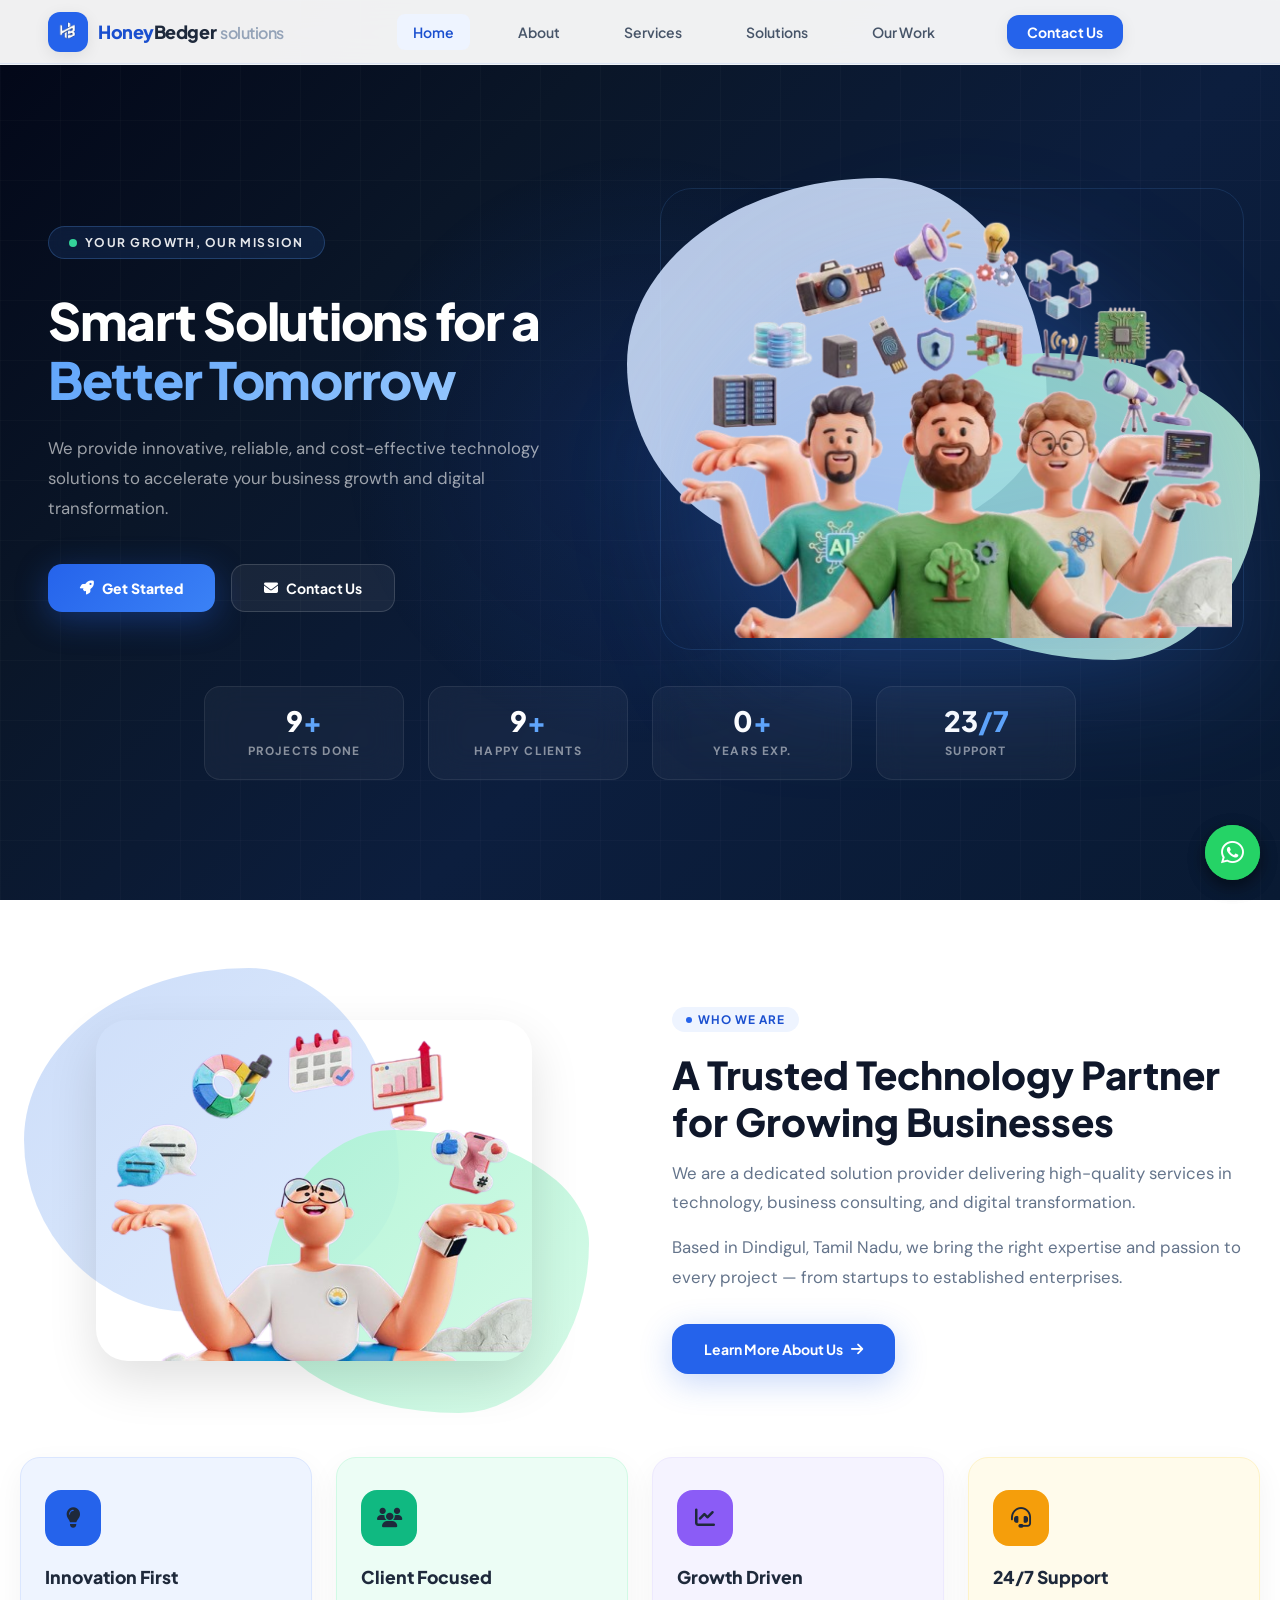
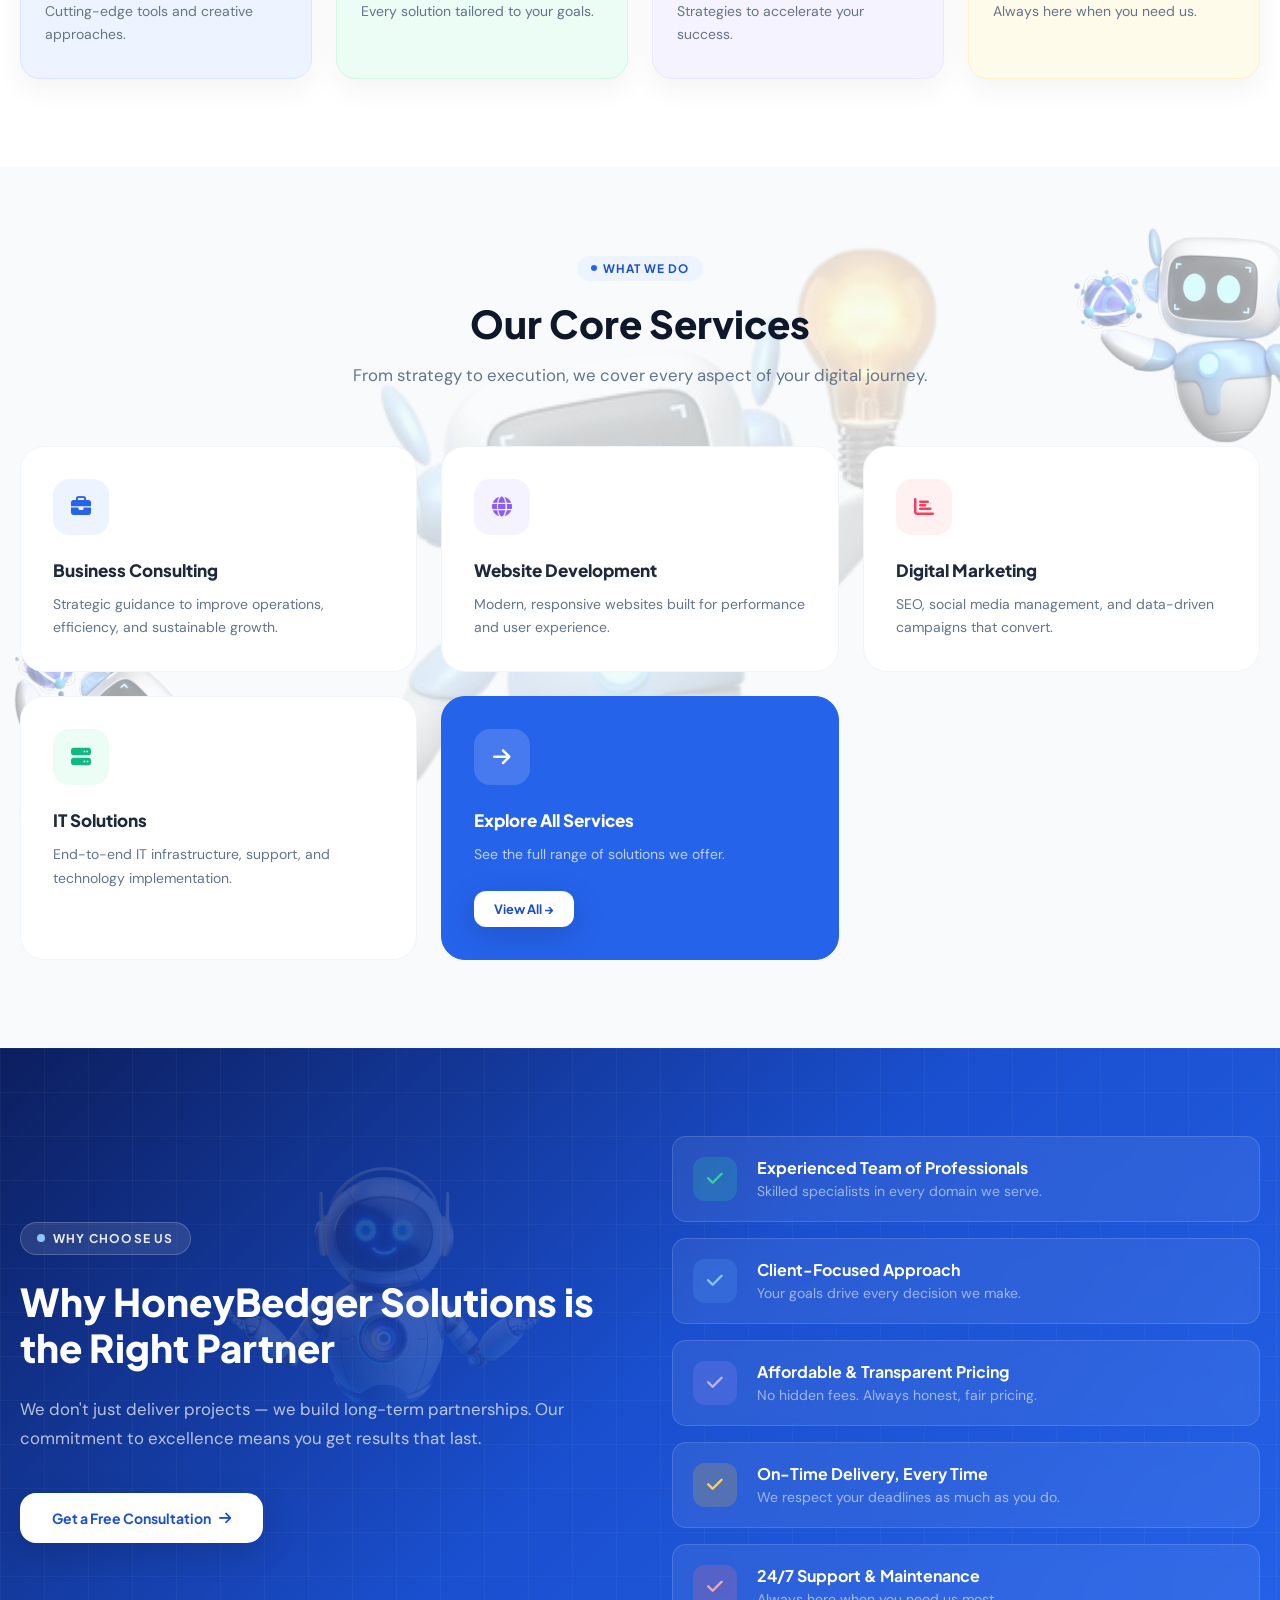
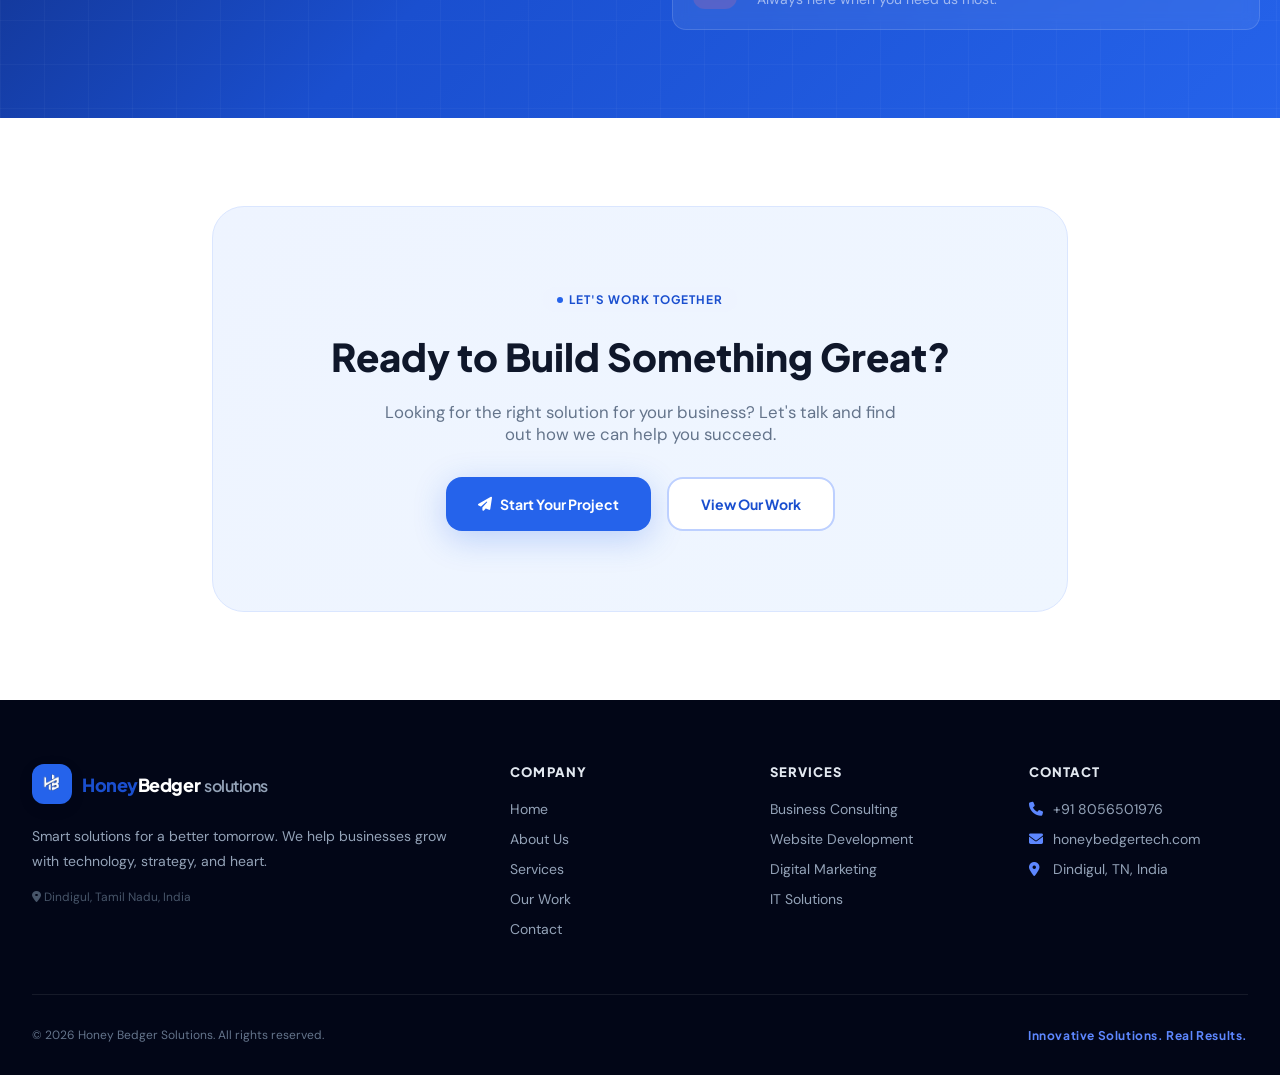
<file: index.html>
<!DOCTYPE html>
<html lang="en">

<head>
  <meta charset="UTF-8" />
  <meta name="viewport" content="width=device-width, initial-scale=1.0" />
  <meta name="description"
    content="Honey Bedger Solutions – Innovative tech solutions for growing businesses in Tamil Nadu." />
  <title>Home — Honey Bedger Solutions</title>
  <link rel="icon" href="images/mylogo.png" type="image/png">
  <link
    href="https://fonts.googleapis.com/css2?family=Plus+Jakarta+Sans:wght@400;500;600;700;800;900&family=DM+Sans:wght@400;500;600&display=swap"
    rel="stylesheet" />
  <link rel="stylesheet" href="https://cdnjs.cloudflare.com/ajax/libs/font-awesome/6.5.0/css/all.min.css" />
  <link rel="stylesheet" href="css/shared.css" />
  <link rel="stylesheet" href="css/index.css" />
</head>

<body>

  <!-- ═══ PAGE LOADER ═══ -->
  <div id="loader">
    <div class="loader-wrapper">
      <div class="loader-bars">
        <div class="loader-bar bar-1"></div>
        <div class="loader-bar bar-2"></div>
        <div class="loader-bar bar-3"></div>
        <div class="loader-bar bar-4"></div>
      </div>
      <p class="company-name">Honey Bedger Solutions</p>
    </div>
  </div>

  <main id="main-content">

    <!-- ═══ HERO ═══ -->
    <section class="hero" aria-label="Hero banner">
      <div class="hero-blob hero-blob-1" aria-hidden="true"></div>
      <div class="hero-blob hero-blob-2" aria-hidden="true"></div>
      <div class="hero-inner">
        <div class="hero-split">

          <!-- LEFT: Text -->
          <div class="hero-text-col">
            <div class="hero-badge"><span class="badge-dot" aria-hidden="true"></span>Your Growth, Our Mission</div>
            <h1 class="hero-title">Smart Solutions for a <br><span class="accent">Better Tomorrow</span></h1>
            <p class="hero-sub">We provide innovative, reliable, and cost-effective technology solutions to accelerate
              your business growth and digital transformation.</p>
            <div class="hero-btns">
              <a href="services.html" class="btn-hero-primary"><i class="fa-solid fa-rocket" aria-hidden="true"></i> Get Started</a>
              <a href="contact.html" class="btn-hero-secondary"><i class="fa-solid fa-envelope" aria-hidden="true"></i> Contact Us</a>
            </div>
          </div>

          <!-- RIGHT: Image -->
          <div class="hero-image-col">
            <div class="hero-image-wrapper">
              <div class="hero-glow" aria-hidden="true"></div>
              <div class="hero-image-ring" aria-hidden="true"></div>
              <img src="images/hero3.png" alt="HoneyBedger Solutions Team" class="hero-main-img" />
              <div class="about-shape-1" aria-hidden="true"></div>
              <div class="about-shape-2" aria-hidden="true"></div>
            </div>
          </div>

        </div>
      </div>

      <div class="hero-stats" role="list" aria-label="Key statistics">
        <div class="stat-box" role="listitem">
          <div class="stat-num" data-target="10">0<span>+</span></div>
          <div class="stat-label">Projects Done</div>
        </div>
        <div class="stat-box" role="listitem">
          <div class="stat-num" data-target="10">0<span>+</span></div>
          <div class="stat-label">Happy Clients</div>
        </div>
        <div class="stat-box" role="listitem">
          <div class="stat-num" data-target="1">0<span>+</span></div>
          <div class="stat-label">Years Exp.</div>
        </div>
        <div class="stat-box" role="listitem">
          <div class="stat-num" data-target="24">0<span>/7</span></div>
          <div class="stat-label">Support</div>
        </div>
      </div>

    </section>

    <!-- ═══ ABOUT TEASER ═══ -->
    <section class="section about-teaser-section" aria-labelledby="about-heading">
      <div class="container">
        <div class="two-col about-main-col">

          <!-- Image Column -->
          <div class="about-image-col">
            <div class="about-image-wrapper">
              <img src="images/man.png" alt="Trusted Technology Partner" class="about-man-img" />
              <div class="about-shape-1" aria-hidden="true"></div>
              <div class="about-shape-2" aria-hidden="true"></div>
            </div>
          </div>

          <!-- Text Column -->
          <div class="about-text-col" style="position: relative;">
            <div style="position: relative; z-index: 2;">
              <div class="sbadge">Who We Are</div>
              <h2 id="about-heading" class="sec-title">A Trusted Technology Partner for Growing Businesses</h2>
              <p class="sec-sub">We are a dedicated solution provider delivering high-quality services in technology,
                business consulting, and digital transformation.</p>
              <p class="sec-sub" style="margin-top:1rem;margin-bottom:2rem">Based in Dindigul, Tamil Nadu, we bring the
                right expertise and passion to every project — from startups to established enterprises.</p>
              <a href="about.html" class="btn btn-primary">Learn More About Us <i class="fa-solid fa-arrow-right"
                  aria-hidden="true"></i></a>
            </div>
          </div>

        </div>

        <!-- Features Grid -->
        <div class="about-features features-grid-4">
          <div class="about-feat" style="background:var(--brand-50);border:1px solid var(--brand-100)">
            <div class="af-icon" style="background:var(--brand-500)"><i class="fa-solid fa-lightbulb" aria-hidden="true"></i></div>
            <h4>Innovation First</h4>
            <p>Cutting-edge tools and creative approaches.</p>
          </div>
          <div class="about-feat" style="background:var(--emerald-50);border:1px solid var(--emerald-100)">
            <div class="af-icon" style="background:var(--emerald-500)"><i class="fa-solid fa-users" aria-hidden="true"></i></div>
            <h4>Client Focused</h4>
            <p>Every solution tailored to your goals.</p>
          </div>
          <div class="about-feat" style="background:var(--violet-50);border:1px solid var(--violet-100)">
            <div class="af-icon" style="background:var(--violet-500)"><i class="fa-solid fa-chart-line" aria-hidden="true"></i></div>
            <h4>Growth Driven</h4>
            <p>Strategies to accelerate your success.</p>
          </div>
          <div class="about-feat" style="background:var(--amber-50);border:1px solid var(--amber-100)">
            <div class="af-icon" style="background:var(--amber-500)"><i class="fa-solid fa-headset" aria-hidden="true"></i></div>
            <h4>24/7 Support</h4>
            <p>Always here when you need us.</p>
          </div>
        </div>

      </div>
    </section>

    <!-- ═══ SERVICES PREVIEW ═══ -->
    <section class="section services-section" style="background:var(--slate-50); position: relative; overflow: hidden;"
      aria-labelledby="services-heading">
      <img src="images/triangle.png" alt="" class="svc-triangle-deco svc-triangle-right" aria-hidden="true" />
      <img src="images/triangle.png" alt="" class="svc-triangle-deco svc-triangle-left" aria-hidden="true" />
      <img src="images/bulb.png" alt="" class="svc-bulb-deco" aria-hidden="true" />

      <div class="container" style="position: relative; z-index: 2;">
        <div class="sec-head-center" style="position: relative;">
          <div class="sbadge" style="position: relative; z-index: 2;">What We Do</div>
          <h2 id="services-heading" class="sec-title" style="position: relative; z-index: 2;">Our Core Services</h2>
          <p class="sec-sub" style="position: relative; z-index: 2;">From strategy to execution, we cover every aspect
            of your digital journey.</p>
        </div>
        <div class="svc-grid">
          <article class="card card-body svc-card">
            <div class="svc-icon-wrap icon-brand" style="background:var(--brand-50)">
              <i class="fa-solid fa-briefcase" style="color:var(--brand-500)" aria-hidden="true"></i>
            </div>
            <h3>Business Consulting</h3>
            <p>Strategic guidance to improve operations, efficiency, and sustainable growth.</p>
          </article>
          <article class="card card-body svc-card">
            <div class="svc-icon-wrap icon-violet" style="background:var(--violet-50)">
              <i class="fa-solid fa-globe" style="color:var(--violet-500)" aria-hidden="true"></i>
            </div>
            <h3>Website Development</h3>
            <p>Modern, responsive websites built for performance and user experience.</p>
          </article>
          <article class="card card-body svc-card">
            <div class="svc-icon-wrap icon-rose" style="background:var(--rose-50)">
              <i class="fa-solid fa-chart-bar" style="color:var(--rose-500)" aria-hidden="true"></i>
            </div>
            <h3>Digital Marketing</h3>
            <p>SEO, social media management, and data-driven campaigns that convert.</p>
          </article>
          <article class="card card-body svc-card">
            <div class="svc-icon-wrap icon-emerald" style="background:var(--emerald-50)">
              <i class="fa-solid fa-server" style="color:var(--emerald-500)" aria-hidden="true"></i>
            </div>
            <h3>IT Solutions</h3>
            <p>End-to-end IT infrastructure, support, and technology implementation.</p>
          </article>
          <article class="card card-body svc-card svc-card-dark">
            <div>
              <div class="svc-icon-wrap" style="background:rgba(255,255,255,.15)">
                <i class="fa-solid fa-arrow-right" style="color:#fff" aria-hidden="true"></i>
              </div>
              <h3 style="color:#fff">Explore All Services</h3>
              <p style="color:rgba(255,255,255,.7)">See the full range of solutions we offer.</p>
            </div>
            <a href="services.html" class="btn btn-white btn-sm" style="align-self:flex-start;margin-top:1.5rem">View All →</a>
          </article>
        </div>
      </div>
    </section>

    <!-- ═══ WHY CHOOSE US ═══ -->
    <section class="section why-section" aria-labelledby="why-heading">
      <div class="container why-inner" style="position: relative; z-index: 2;">
        <div class="two-col">
          <div style="position: relative;">
            <img src="images/dual hand.png" alt="" class="why-hand-deco" aria-hidden="true" />
            <div class="why-badge" style="position: relative; z-index: 2;"><span aria-hidden="true"></span>Why Choose Us</div>
            <h2 id="why-heading" class="why-title" style="position: relative; z-index: 2;">Why HoneyBedger Solutions is
              the Right Partner</h2>
            <p class="why-sub" style="position: relative; z-index: 2;">We don't just deliver projects — we build
              long-term partnerships. Our commitment to excellence means you get results that last.</p>
            <a href="contact.html" class="btn btn-white" style="position: relative; z-index: 2;">Get a Free Consultation
              <i class="fa-solid fa-arrow-right" aria-hidden="true"></i></a>
          </div>
          <ul style="display:flex;flex-direction:column;gap:1rem" role="list">
            <li class="why-card">
              <div class="why-icon wi-green"><i class="fa-solid fa-check" aria-hidden="true"></i></div>
              <div>
                <h4>Experienced Team of Professionals</h4>
                <p>Skilled specialists in every domain we serve.</p>
              </div>
            </li>
            <li class="why-card">
              <div class="why-icon wi-blue"><i class="fa-solid fa-check" aria-hidden="true"></i></div>
              <div>
                <h4>Client-Focused Approach</h4>
                <p>Your goals drive every decision we make.</p>
              </div>
            </li>
            <li class="why-card">
              <div class="why-icon wi-violet"><i class="fa-solid fa-check" aria-hidden="true"></i></div>
              <div>
                <h4>Affordable &amp; Transparent Pricing</h4>
                <p>No hidden fees. Always honest, fair pricing.</p>
              </div>
            </li>
            <li class="why-card">
              <div class="why-icon wi-amber"><i class="fa-solid fa-check" aria-hidden="true"></i></div>
              <div>
                <h4>On-Time Delivery, Every Time</h4>
                <p>We respect your deadlines as much as you do.</p>
              </div>
            </li>
            <li class="why-card">
              <div class="why-icon wi-rose"><i class="fa-solid fa-check" aria-hidden="true"></i></div>
              <div>
                <h4>24/7 Support &amp; Maintenance</h4>
                <p>Always here when you need us most.</p>
              </div>
            </li>
          </ul>
        </div>
      </div>
    </section>

    <!-- ═══ CTA ═══ -->
    <section class="section">
      <div class="container" style="max-width:56rem">
        <div class="cta-banner">
          <div class="sbadge">Let's Work Together</div>
          <h2>Ready to Build Something Great?</h2>
          <p>Looking for the right solution for your business? Let's talk and find out how we can help you succeed.</p>
          <div class="cta-btns">
            <a href="contact.html" class="btn btn-primary"><i class="fa-solid fa-paper-plane" aria-hidden="true"></i>
              Start Your Project</a>
            <a href="work.html" class="btn btn-outline">View Our Work</a>
          </div>
        </div>
      </div>
    </section>

  </main>

  <!-- ═══ FOOTER ═══ -->
  <footer>
    <div class="footer-inner">
      <div class="footer-grid">
        <div>
          <div class="footer-logo">
            <!-- <div class="logo-icon"><i class="fa-solid fa-bolt" aria-hidden="true"></i></div> -->
              <div class="logo-icon">
  <img src="images/mylogo.png" alt="HoneyBedger Logo" class="logo-img">
</div>
            <span class="logo-text"><span class="part-a">Honey</span><span class="part-b"
                style="color:#fff">Bedger</span><span class="part-c">solutions</span></span>
          </div>
          <p class="footer-desc">Smart solutions for a better tomorrow. We help businesses grow with technology,
            strategy, and heart.</p>
          <p class="footer-location"><i class="fa-solid fa-location-dot" aria-hidden="true"></i> Dindigul, Tamil Nadu,
            India</p>
        </div>
        <div class="footer-col">
          <h4>Company</h4>
          <ul>
            <li><a href="index.html">Home</a></li>
            <li><a href="about.html">About Us</a></li>
            <li><a href="services.html">Services</a></li>
            <li><a href="work.html">Our Work</a></li>
            <li><a href="contact.html">Contact</a></li>
          </ul>
        </div>
        <div class="footer-col">
          <h4>Services</h4>
          <ul>
            <li><a href="services.html">Business Consulting</a></li>
            <li><a href="services.html">Website Development</a></li>
            <li><a href="services.html">Digital Marketing</a></li>
            <li><a href="services.html">IT Solutions</a></li>
          </ul>
        </div>
        <div class="footer-col">
          <h4>Contact</h4>
          <ul>
            <li><a href="tel:+918056501976"><i class="fa-solid fa-phone fi-icon" aria-hidden="true"></i>+91 8056501976</a></li>
            <li><a href="mailto:info@honeybedger.com"><i class="fa-solid fa-envelope fi-icon" aria-hidden="true"></i>honeybedgertech.com</a></li>
            <li><span><i class="fa-solid fa-location-dot fi-icon" aria-hidden="true"></i>Dindigul, TN, India</span></li>
          </ul>
        </div>
      </div>
      <div class="footer-bottom">
        <span class="footer-copy">© 2026 Honey Bedger Solutions. All rights reserved.</span>
        <span class="footer-tag">Innovative Solutions. Real Results.</span>
      </div>
    </div>
  </footer>

  <!-- WhatsApp Float -->
  <a href="https://wa.me/918056501976?text=Hi%20HoneyBedger%20Solutions%2C%20I%20have%20an%20enquiry"
     class="whatsapp-float" target="_blank" rel="noopener noreferrer" aria-label="Chat on WhatsApp">
    <i class="fa-brands fa-whatsapp"></i>
  </a>


  <script src="js/navbar.js" defer></script>

<script>
document.addEventListener('DOMContentLoaded', function () {
  if (typeof initNavbar === "function") {
    initNavbar('home');
  }

  function animateCounters() {
    const counters = document.querySelectorAll(".stat-num[data-target]");
    const duration = 2500;

    counters.forEach(counter => {
      const target = Number(counter.getAttribute("data-target"));
      const numberNode = counter.firstChild;
      let startTime = null;

      numberNode.nodeValue = "0";

      function updateCounter(timestamp) {
        if (startTime === null) startTime = timestamp;

        const progress = Math.min((timestamp - startTime) / duration, 1);
        const easedProgress = 1 - Math.pow(1 - progress, 3);
        numberNode.nodeValue = String(Math.floor(target * easedProgress));

        if (progress < 1) {
          requestAnimationFrame(updateCounter);
        } else {
          numberNode.nodeValue = String(target);
        }
      }

      requestAnimationFrame(updateCounter);
    });
  }

  const statsSection = document.querySelector(".hero-stats");

  if (statsSection) {
    const statsObserver = new IntersectionObserver((entries, observer) => {
      if (!entries[0].isIntersecting) return;

      observer.disconnect();
      animateCounters();
    }, { threshold: 0.25 });

    statsObserver.observe(statsSection);
  }
});
</script>

<script>
window.addEventListener('load', function () {
  var el = document.getElementById('loader');
  if (!el) return;

  setTimeout(function () {
    el.style.transition = 'opacity 0.5s ease';
    el.style.opacity = '0';

    setTimeout(function () {
      el.style.display = 'none';
    }, 500);
  }, 300);
});
</script>
  

</body>

</html>
</file>
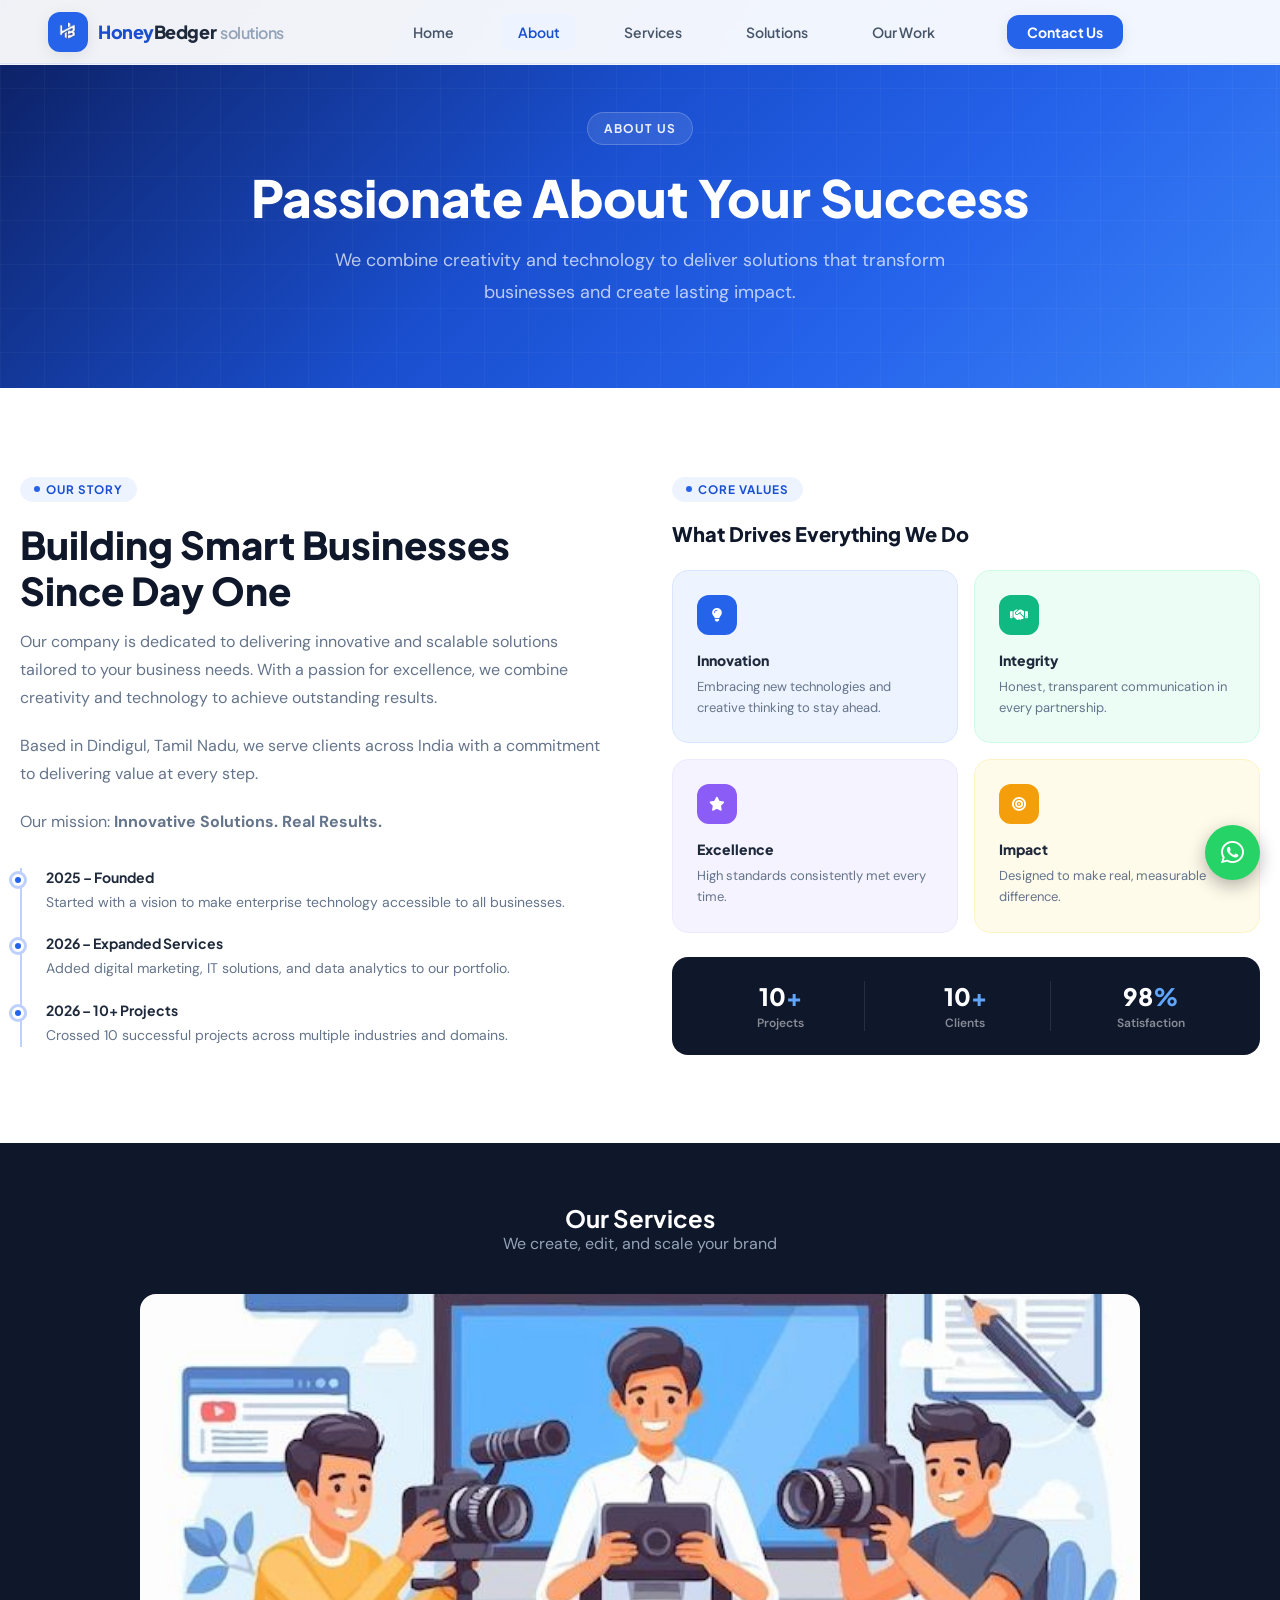
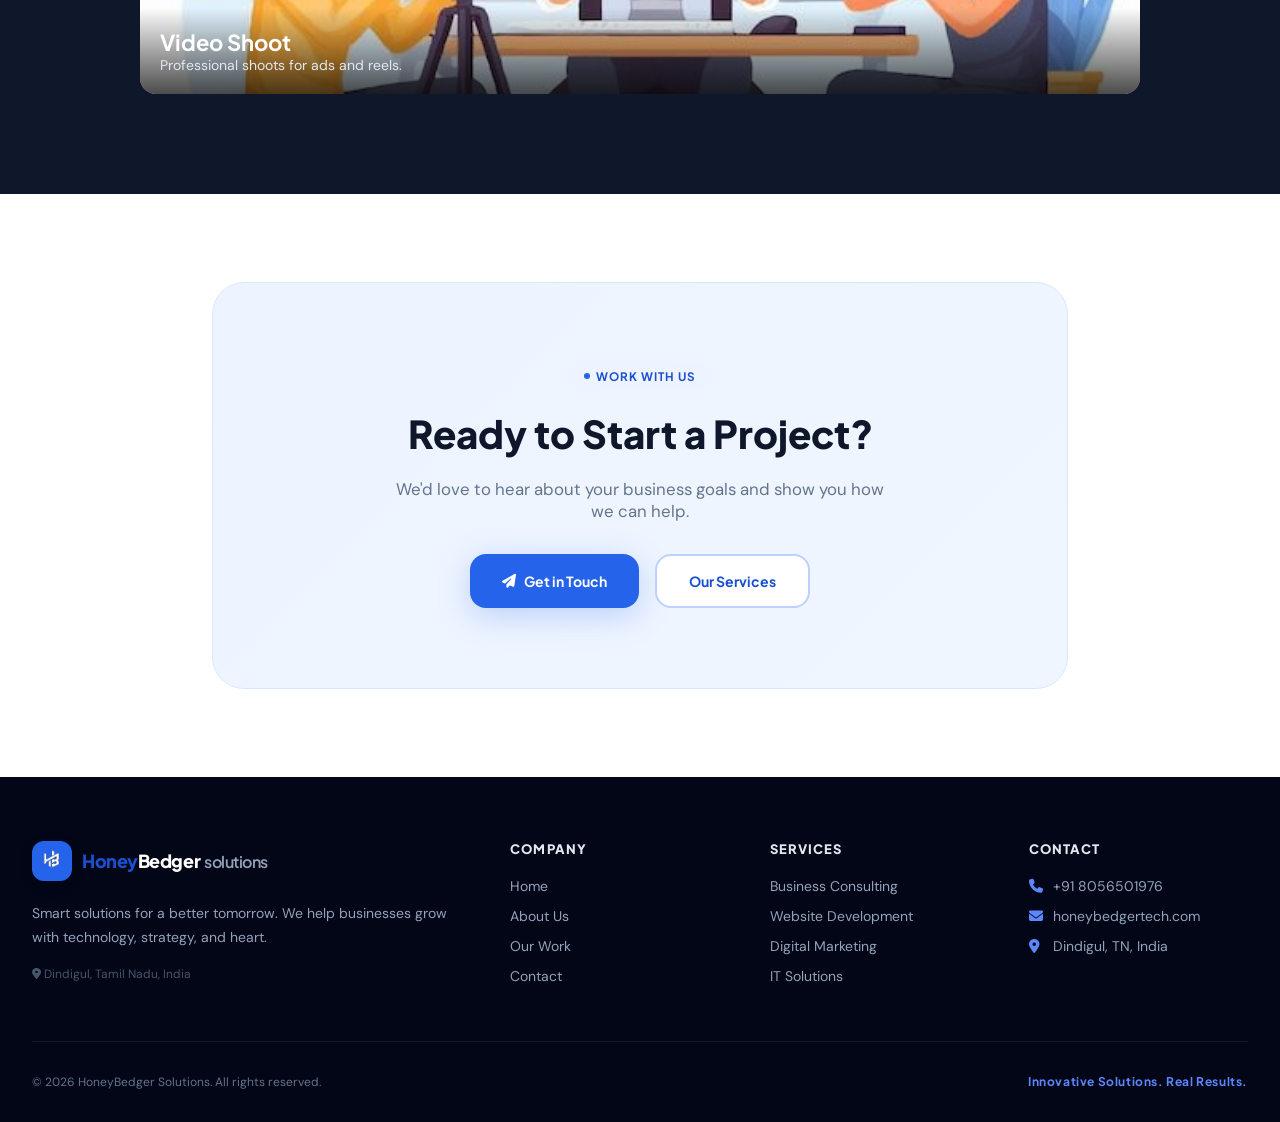
<file: about.html>
<!DOCTYPE html>
<html lang="en">

<head>
  <meta charset="UTF-8" />
  <meta name="viewport" content="width=device-width, initial-scale=1.0" />
  <meta name="description" content="About HoneyBedger Solutions – Our story, values, and team." />
  <title>About — Honey Bedger Solutions</title>
  <link
    href="https://fonts.googleapis.com/css2?family=Plus+Jakarta+Sans:wght@400;500;600;700;800;900&family=DM+Sans:wght@400;500;600&display=swap"
    rel="stylesheet" />
  <link rel="stylesheet" href="https://cdnjs.cloudflare.com/ajax/libs/font-awesome/6.5.0/css/all.min.css" />
  <link rel="stylesheet" href="css/shared.css" />
  <link rel="stylesheet" href="css/about.css" />
</head>

<body>

  <main id="main-content" class="page-enter">

    <!-- ═══ HERO ═══ -->
    <header class="page-hero">
      <div class="page-hero-inner">
        <div class="page-hero-badge">About Us</div>
        <h1>Passionate About Your Success</h1>
        <p>We combine creativity and technology to deliver solutions that transform businesses and create lasting impact.</p>
      </div>
    </header>

    <!-- ═══ STORY + VALUES ═══ -->
    <section class="section" aria-labelledby="story-heading">
      <div class="container">
        <div class="two-col-top">

          <!-- Story & Timeline -->
          <div class="about-text">
            <div class="sbadge">Our Story</div>
            <h2 id="story-heading" class="sec-title">Building Smart Businesses Since Day One</h2>
            <p>Our company is dedicated to delivering innovative and scalable solutions tailored to your business needs.
              With a passion for excellence, we combine creativity and technology to achieve outstanding results.</p>
            <p>Based in Dindigul, Tamil Nadu, we serve clients across India with a commitment to delivering value at
              every step.</p>
            <p>Our mission: <strong>Innovative Solutions. Real Results.</strong></p>
            <div class="timeline" aria-label="Company milestones">
              <div class="tl-item">
                <h4>2025 – Founded</h4>
                <p>Started with a vision to make enterprise technology accessible to all businesses.</p>
              </div>
              <div class="tl-item">
                <h4>2026 – Expanded Services</h4>
                <p>Added digital marketing, IT solutions, and data analytics to our portfolio.</p>
              </div>
              <div class="tl-item">
                <h4>2026 – 10+ Projects</h4>
                <p>Crossed 10 successful projects across multiple industries and domains.</p>
              </div>
            </div>
          </div>

          <!-- Values + Stats -->
          <div>
            <div class="sbadge">Core Values</div>
            <h3 class="sec-title" style="font-size:1.25rem;margin-bottom:1.5rem">What Drives Everything We Do</h3>
            <div class="value-grid">
              <article class="val-card" style="background:var(--brand-50);border:1px solid var(--brand-100)">
                <div class="val-icon" style="background:var(--brand-500)"><i class="fa-solid fa-lightbulb" aria-hidden="true"></i></div>
                <h4>Innovation</h4>
                <p>Embracing new technologies and creative thinking to stay ahead.</p>
              </article>
              <article class="val-card" style="background:var(--emerald-50);border:1px solid var(--emerald-100)">
                <div class="val-icon" style="background:var(--emerald-500)"><i class="fa-solid fa-handshake" aria-hidden="true"></i></div>
                <h4>Integrity</h4>
                <p>Honest, transparent communication in every partnership.</p>
              </article>
              <article class="val-card" style="background:var(--violet-50);border:1px solid var(--violet-100)">
                <div class="val-icon" style="background:var(--violet-500)"><i class="fa-solid fa-star" aria-hidden="true"></i></div>
                <h4>Excellence</h4>
                <p>High standards consistently met every time.</p>
              </article>
              <article class="val-card" style="background:var(--amber-50);border:1px solid var(--amber-100)">
                <div class="val-icon" style="background:var(--amber-500)"><i class="fa-solid fa-bullseye" aria-hidden="true"></i></div>
                <h4>Impact</h4>
                <p>Designed to make real, measurable difference.</p>
              </article>
            </div>
            <div class="stat-dark-row" role="list" aria-label="Company stats">
              <div class="stat-dark-item" role="listitem">
                <div class="stat-dark-num">10<span>+</span></div>
                <div class="stat-dark-label">Projects</div>
              </div>
              <div class="stat-dark-item" role="listitem">
                <div class="stat-dark-num">10<span>+</span></div>
                <div class="stat-dark-label">Clients</div>
              </div>
              <div class="stat-dark-item" role="listitem">
                <div class="stat-dark-num">98<span>%</span></div>
                <div class="stat-dark-label">Satisfaction</div>
              </div>
            </div>
          </div>

        </div>
      </div>
    </section>

    <!-- ═══ SERVICES SLIDER ═══ -->
    <section class="section slider-section">
      <h2>Our Services</h2>
      <p>We create, edit, and scale your brand</p>

      <div class="slideshow-container">

        <div class="mySlides fade">
          <img src="images/videoshoot.jpg" alt="Video Shoot">
          <div class="slide-content">
            <h3>Video Shoot</h3>
            <p>Professional shoots for ads and reels.</p>
          </div>
        </div>

        <div class="mySlides fade">
          <img src="images/ve.jpg" alt="Video Editing">
          <div class="slide-content">
            <h3>Video Editing</h3>
            <p>Cinematic editing and content production.</p>
          </div>
        </div>

        <div class="mySlides fade">
          <img src="images/social.jpg" alt="Social Media">
          <div class="slide-content">
            <h3>Social Media</h3>
            <p>Grow your audience and engagement.</p>
          </div>
        </div>

        <div class="mySlides fade">
          <img src="images/funnel.jpg" alt="Sales Funnel">
          <div class="slide-content">
            <h3>Sales Funnel</h3>
            <p>Convert visitors into customers.</p>
          </div>
        </div>

      </div>
    </section>

    <!-- ═══ CTA ═══ -->
    <section class="section">
      <div class="container" style="max-width:56rem">
        <div class="cta-banner">
          <div class="sbadge">Work With Us</div>
          <h2>Ready to Start a Project?</h2>
          <p>We'd love to hear about your business goals and show you how we can help.</p>
          <div class="cta-btns">
            <a href="contact.html" class="btn btn-primary"><i class="fa-solid fa-paper-plane" aria-hidden="true"></i> Get in Touch</a>
            <a href="services.html" class="btn btn-outline">Our Services</a>
          </div>
        </div>
      </div>
    </section>

  </main>

  <!-- ═══ FOOTER ═══ -->
  <footer>
    <div class="footer-inner">
      <div class="footer-grid">
        <div>
          <div class="footer-logo">
                     <div class="logo-icon">
  <img src="images/mylogo.png" alt="HoneyBedger Logo" class="logo-img">
</div>
            <span class="logo-text"><span class="part-a">Honey</span><span class="part-b" style="color:#fff">Bedger</span><span class="part-c">solutions</span></span>
          </div>
          <p class="footer-desc">Smart solutions for a better tomorrow. We help businesses grow with technology, strategy, and heart.</p>
          <p class="footer-location"><i class="fa-solid fa-location-dot" aria-hidden="true"></i> Dindigul, Tamil Nadu, India</p>
        </div>
        <div class="footer-col">
          <h4>Company</h4>
          <ul>
            <li><a href="index.html">Home</a></li>
            <li><a href="about.html">About Us</a></li>
            <li><a href="work.html">Our Work</a></li>
            <li><a href="contact.html">Contact</a></li>
          </ul>
        </div>
        <div class="footer-col">
          <h4>Services</h4>
          <ul>
            <li><a href="services.html">Business Consulting</a></li>
            <li><a href="services.html">Website Development</a></li>
            <li><a href="services.html">Digital Marketing</a></li>
            <li><a href="services.html">IT Solutions</a></li>
          </ul>
        </div>
        <div class="footer-col">
          <h4>Contact</h4>
          <ul>
            <li><a href="tel:+918056501976"><i class="fa-solid fa-phone fi-icon" aria-hidden="true"></i>+91 8056501976</a></li>
            <li><a href="mailto:info@honeybedger.com"><i class="fa-solid fa-envelope fi-icon" aria-hidden="true"></i>honeybedgertech.com</a></li>
            <li><span><i class="fa-solid fa-location-dot fi-icon" aria-hidden="true"></i>Dindigul, TN, India</span></li>
          </ul>
        </div>
      </div>
      <div class="footer-bottom">
        <span class="footer-copy">© 2026 HoneyBedger Solutions. All rights reserved.</span>
        <span class="footer-tag">Innovative Solutions. Real Results.</span>
      </div>
    </div>
  </footer>

  <!-- ═══ SCRIPTS — at bottom so DOM is ready ═══ -->
  <script src="js/navbar.js" defer></script>
  <script>document.addEventListener('DOMContentLoaded', function(){ initNavbar('about'); });</script>
  <script src="js/slider.js" defer></script>

</body>

</html>
</file>
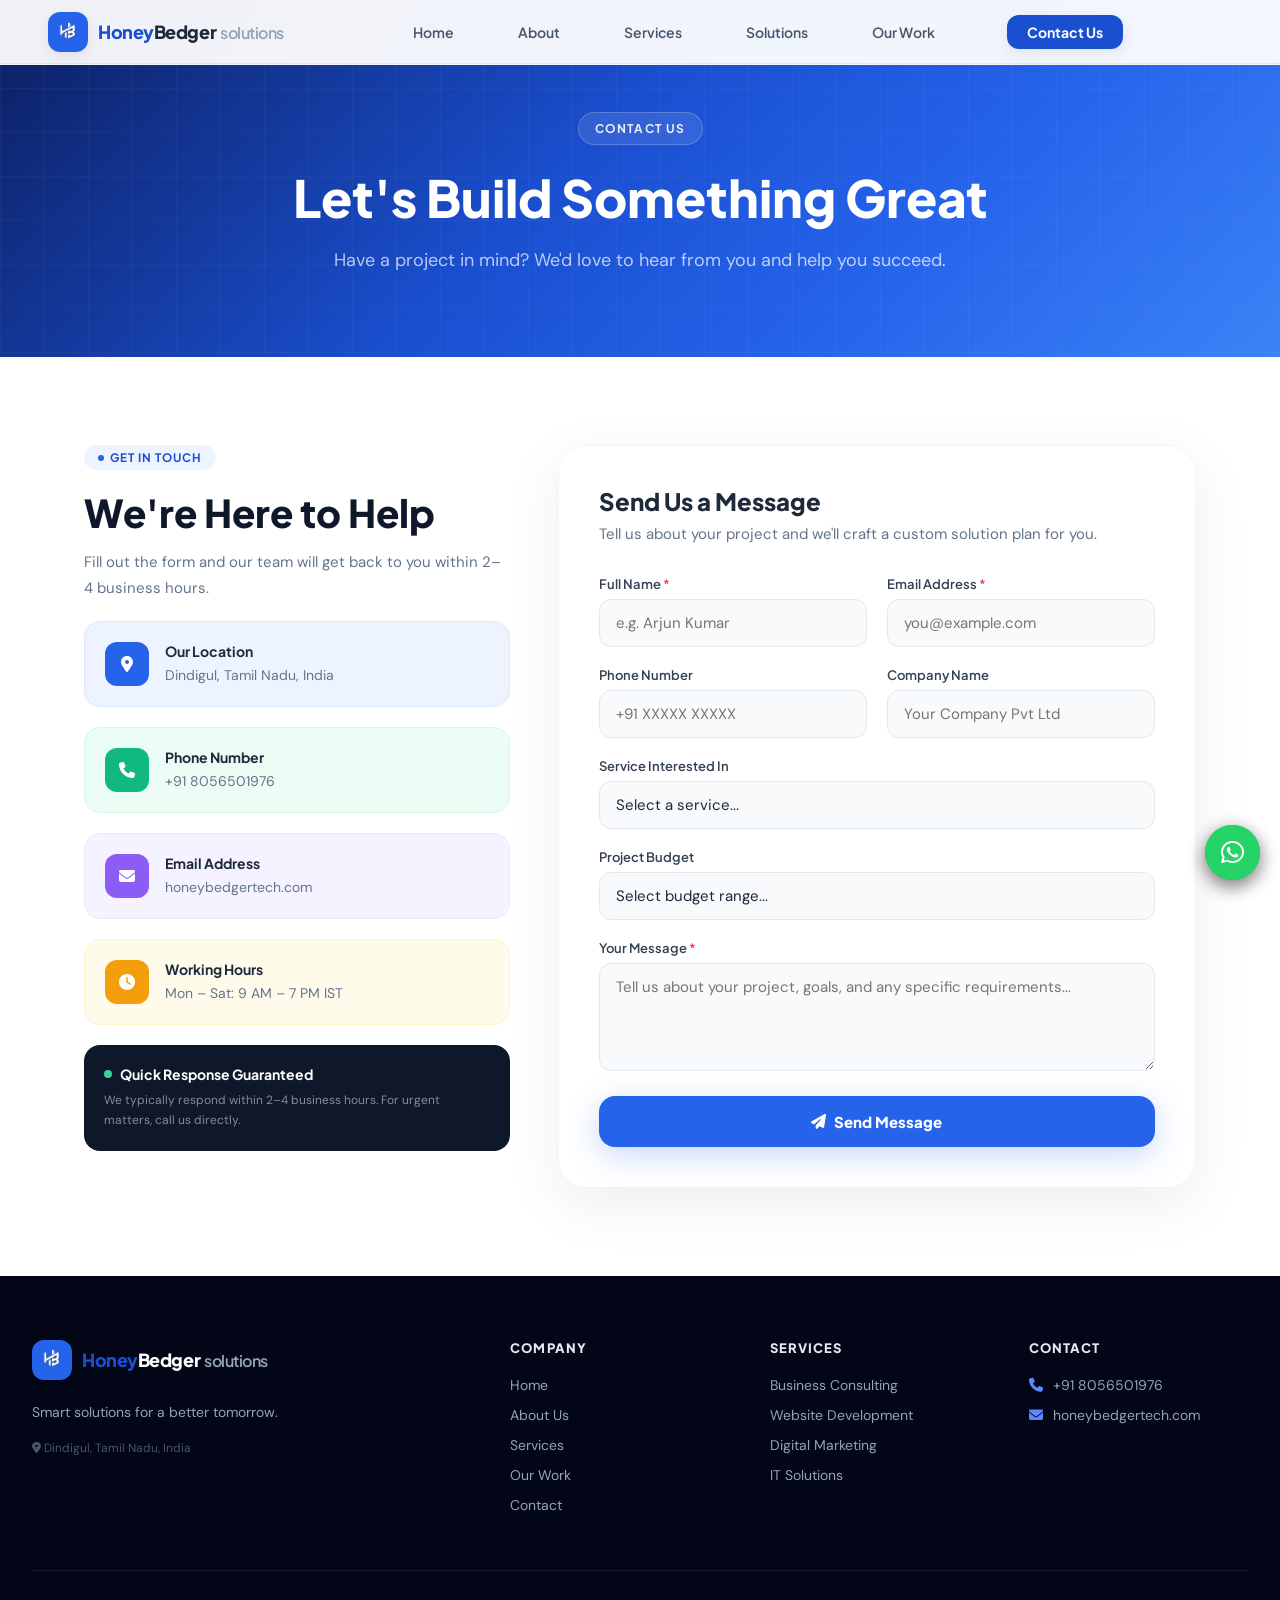
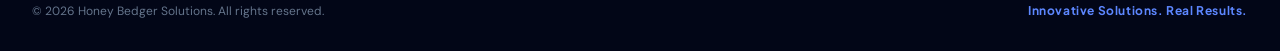
<file: contact.html>
<!DOCTYPE html>
<html lang="en">
<head>
  <meta charset="UTF-8" />
  <meta name="viewport" content="width=device-width, initial-scale=1.0" />
  <meta name="description" content="Contact HoneyBedger Solutions – Let's build something great together." />
  <title>Contact — Honey Bedger Solutions</title>
  <link rel="icon" href="images/mylogo.png" type="image/png">
  <link href="https://fonts.googleapis.com/css2?family=Plus+Jakarta+Sans:wght@400;500;600;700;800;900&family=DM+Sans:wght@400;500;600&display=swap" rel="stylesheet" />
  <!-- Single Font Awesome import (duplicate removed) -->
  <link rel="stylesheet" href="https://cdnjs.cloudflare.com/ajax/libs/font-awesome/6.5.0/css/all.min.css" />
  <link rel="stylesheet" href="css/shared.css" />
  <link rel="stylesheet" href="css/contact.css" />
</head>
<body>

  <main id="main-content" class="page-enter">
    <header class="page-hero">
      <div class="page-hero-inner">
        <div class="page-hero-badge">Contact Us</div>
        <h1>Let's Build Something Great</h1>
        <p>Have a project in mind? We'd love to hear from you and help you succeed.</p>
      </div>
    </header>

    <section class="section" aria-labelledby="contact-heading">
      <div class="container" style="max-width:72rem">
        <div class="contact-grid">

          <!-- Info Column -->
          <div class="contact-info-group">
            <div>
              <div class="sbadge">Get in Touch</div>
              <h2 id="contact-heading" class="sec-title">We're Here to Help</h2>
              <p style="color:var(--slate-500);font-size:.9375rem;line-height:1.7">Fill out the form and our team will get back to you within 2–4 business hours.</p>
            </div>
            <address style="font-style:normal;display:flex;flex-direction:column;gap:1.25rem">
              <div class="contact-info-card" style="background:var(--brand-50);border:1px solid var(--brand-100)">
                <div class="ci-icon" style="background:var(--brand-500)"><i class="fa-solid fa-location-dot" aria-hidden="true"></i></div>
                <div class="ci-detail"><strong>Our Location</strong><span>Dindigul, Tamil Nadu, India</span></div>
              </div>
              <div class="contact-info-card" style="background:var(--emerald-50);border:1px solid var(--emerald-100)">
                <div class="ci-icon" style="background:var(--emerald-500)"><i class="fa-solid fa-phone" aria-hidden="true"></i></div>
                <div class="ci-detail"><strong>Phone Number</strong><span><a href="tel:+918056501976">+91 8056501976</a></span></div>
              </div>
              <div class="contact-info-card" style="background:var(--violet-50);border:1px solid var(--violet-100)">
                <div class="ci-icon" style="background:var(--violet-500)"><i class="fa-solid fa-envelope" aria-hidden="true"></i></div>
                <div class="ci-detail"><strong>Email Address</strong><span><a href="mailto:honeybedgertech.com">honeybedgertech.com</a></span></div>
              </div>
              <div class="contact-info-card" style="background:var(--amber-50);border:1px solid var(--amber-100)">
                <div class="ci-icon" style="background:var(--amber-500)"><i class="fa-solid fa-clock" aria-hidden="true"></i></div>
                <div class="ci-detail"><strong>Working Hours</strong><span>Mon – Sat: 9 AM – 7 PM IST</span></div>
              </div>
            </address>
            <div class="dark-box" role="status">
              <div class="dark-box-head"><span class="online-dot" aria-hidden="true"></span><span>Quick Response Guaranteed</span></div>
              <p>We typically respond within 2–4 business hours. For urgent matters, call us directly.</p>
            </div>
          </div>

          <!-- Form Column -->
          <div class="contact-form-wrap">
            <h3>Send Us a Message</h3>
            <p>Tell us about your project and we'll craft a custom solution plan for you.</p>

            <div id="contactForm">
              <div class="form-row">
                <div>
                  <label class="fl" for="f-name">Full Name <span aria-hidden="true">*</span></label>
                  <input type="text" id="f-name" class="fi" placeholder="e.g. Arjun Kumar" autocomplete="name" aria-required="true" />
                  <p class="error-msg" id="err-name" role="alert">Please enter your name.</p>
                </div>
                <div>
                  <label class="fl" for="f-email">Email Address <span aria-hidden="true">*</span></label>
                  <input type="email" id="f-email" class="fi" placeholder="you@example.com" autocomplete="email" aria-required="true" />
                  <p class="error-msg" id="err-email" role="alert">Please enter a valid email.</p>
                </div>
              </div>
              <div class="form-row">
                <div class="form-group" style="margin-bottom:0">
                  <label class="fl" for="f-phone">Phone Number</label>
                  <input type="tel" id="f-phone" class="fi" placeholder="+91 XXXXX XXXXX" autocomplete="tel" />
                </div>
                <div class="form-group" style="margin-bottom:0">
                  <label class="fl" for="f-company">Company Name</label>
                  <input type="text" id="f-company" class="fi" placeholder="Your Company Pvt Ltd" autocomplete="organization" />
                </div>
              </div>
              <div class="form-group">
                <label class="fl" for="f-service">Service Interested In</label>
                <select id="f-service" class="fi">
                  <option value="">Select a service...</option>
                  <option>Business Consulting</option>
                  <option>Website Development</option>
                  <option>Digital Marketing</option>
                  <option>IT Solutions</option>
                  <option>Other / Multiple Services</option>
                </select>
              </div>
              <div class="form-group">
                <label class="fl" for="f-budget">Project Budget</label>
                <select id="f-budget" class="fi">
                  <option value="">Select budget range...</option>
                  <option>Under ₹10,000</option>
                  <option>₹10,000 – ₹25,000</option>
                  <option>₹25,000 – ₹50,000</option>
                  <option>₹50,000 – ₹1,00,000</option>
                  <option>₹1,00,000 – ₹3,00,000</option>
                  <option>₹3,00,000+</option>
                </select>
              </div>
              <div class="form-group">
                <label class="fl" for="f-msg">Your Message <span aria-hidden="true">*</span></label>
                <textarea id="f-msg" class="fi" rows="4" placeholder="Tell us about your project, goals, and any specific requirements..." aria-required="true"></textarea>
                <p class="error-msg" id="err-msg" role="alert">Please enter your message.</p>
              </div>
              <button type="button" onclick="submitContact()" id="submitBtn" class="submit-btn">
                <i class="fa-solid fa-paper-plane" aria-hidden="true"></i> Send Message
              </button>
            </div>

            <div id="successState" class="success-state" role="status" aria-live="polite">
              <div class="success-icon">
                <i class="fa-solid fa-check"></i>
              </div>
              <h4>Message Sent!</h4>
              <p>Thank you for reaching out. Our team will get back to you within 2–4 business hours.</p>
            </div>
          </div>

        </div><!-- /.contact-grid -->
      </div><!-- /.container -->
    </section>
  </main>

  <!-- ═══ FOOTER ═══ -->
  <footer>
    <div class="footer-inner">
      <div class="footer-grid">
        <div>
          <div class="footer-logo">
                     <div class="logo-icon">
  <img src="images/mylogo.png" alt="HoneyBedger Logo" class="logo-img">
</div>
            <span class="logo-text"><span class="part-a">Honey</span><span class="part-b" style="color:#fff">Bedger</span><span class="part-c">solutions</span></span>
          </div>
          <p class="footer-desc">Smart solutions for a better tomorrow.</p>
          <p class="footer-location"><i class="fa-solid fa-location-dot" aria-hidden="true"></i> Dindigul, Tamil Nadu, India</p>
        </div>
        <div class="footer-col">
          <h4>Company</h4>
          <ul>
            <li><a href="index.html">Home</a></li>
            <li><a href="about.html">About Us</a></li>
            <li><a href="services.html">Services</a></li>
            <li><a href="work.html">Our Work</a></li>
            <li><a href="contact.html">Contact</a></li>
          </ul>
        </div>
        <div class="footer-col">
          <h4>Services</h4>
          <ul>
            <li><a href="services.html">Business Consulting</a></li>
            <li><a href="services.html">Website Development</a></li>
            <li><a href="services.html">Digital Marketing</a></li>
            <li><a href="services.html">IT Solutions</a></li>
          </ul>
        </div>
        <div class="footer-col">
          <h4>Contact</h4>
          <ul>
            <li><a href="tel:+918056501976"><i class="fa-solid fa-phone fi-icon" aria-hidden="true"></i>+91 8056501976</a></li>
            <li><a href="mailto:info@honeybedger.com"><i class="fa-solid fa-envelope fi-icon" aria-hidden="true"></i>honeybedgertech.com</a></li>
          </ul>
        </div>
      </div>
      <div class="footer-bottom">
        <span class="footer-copy">© 2026 Honey Bedger Solutions. All rights reserved.</span>
        <span class="footer-tag">Innovative Solutions. Real Results.</span>
      </div>
    </div>
  </footer>

  <!-- WhatsApp float -->
  <a href="https://wa.me/918056501976?text=Hi%20HoneyBedger%20Solutions%2C%20I%20have%20an%20enquiry"
     class="whatsapp-float"
     target="_blank"
     rel="noopener noreferrer"
     aria-label="Chat on WhatsApp">
    <i class="fa-brands fa-whatsapp"></i>
  </a>

  <!-- ═══ SCRIPTS — at bottom so DOM is ready ═══ -->
  <script src="js/navbar.js" defer></script>
  <script>document.addEventListener('DOMContentLoaded', function(){ initNavbar('contact'); });</script>
  <script src="js/contact.js" defer></script>

</body>
</html>
</file>
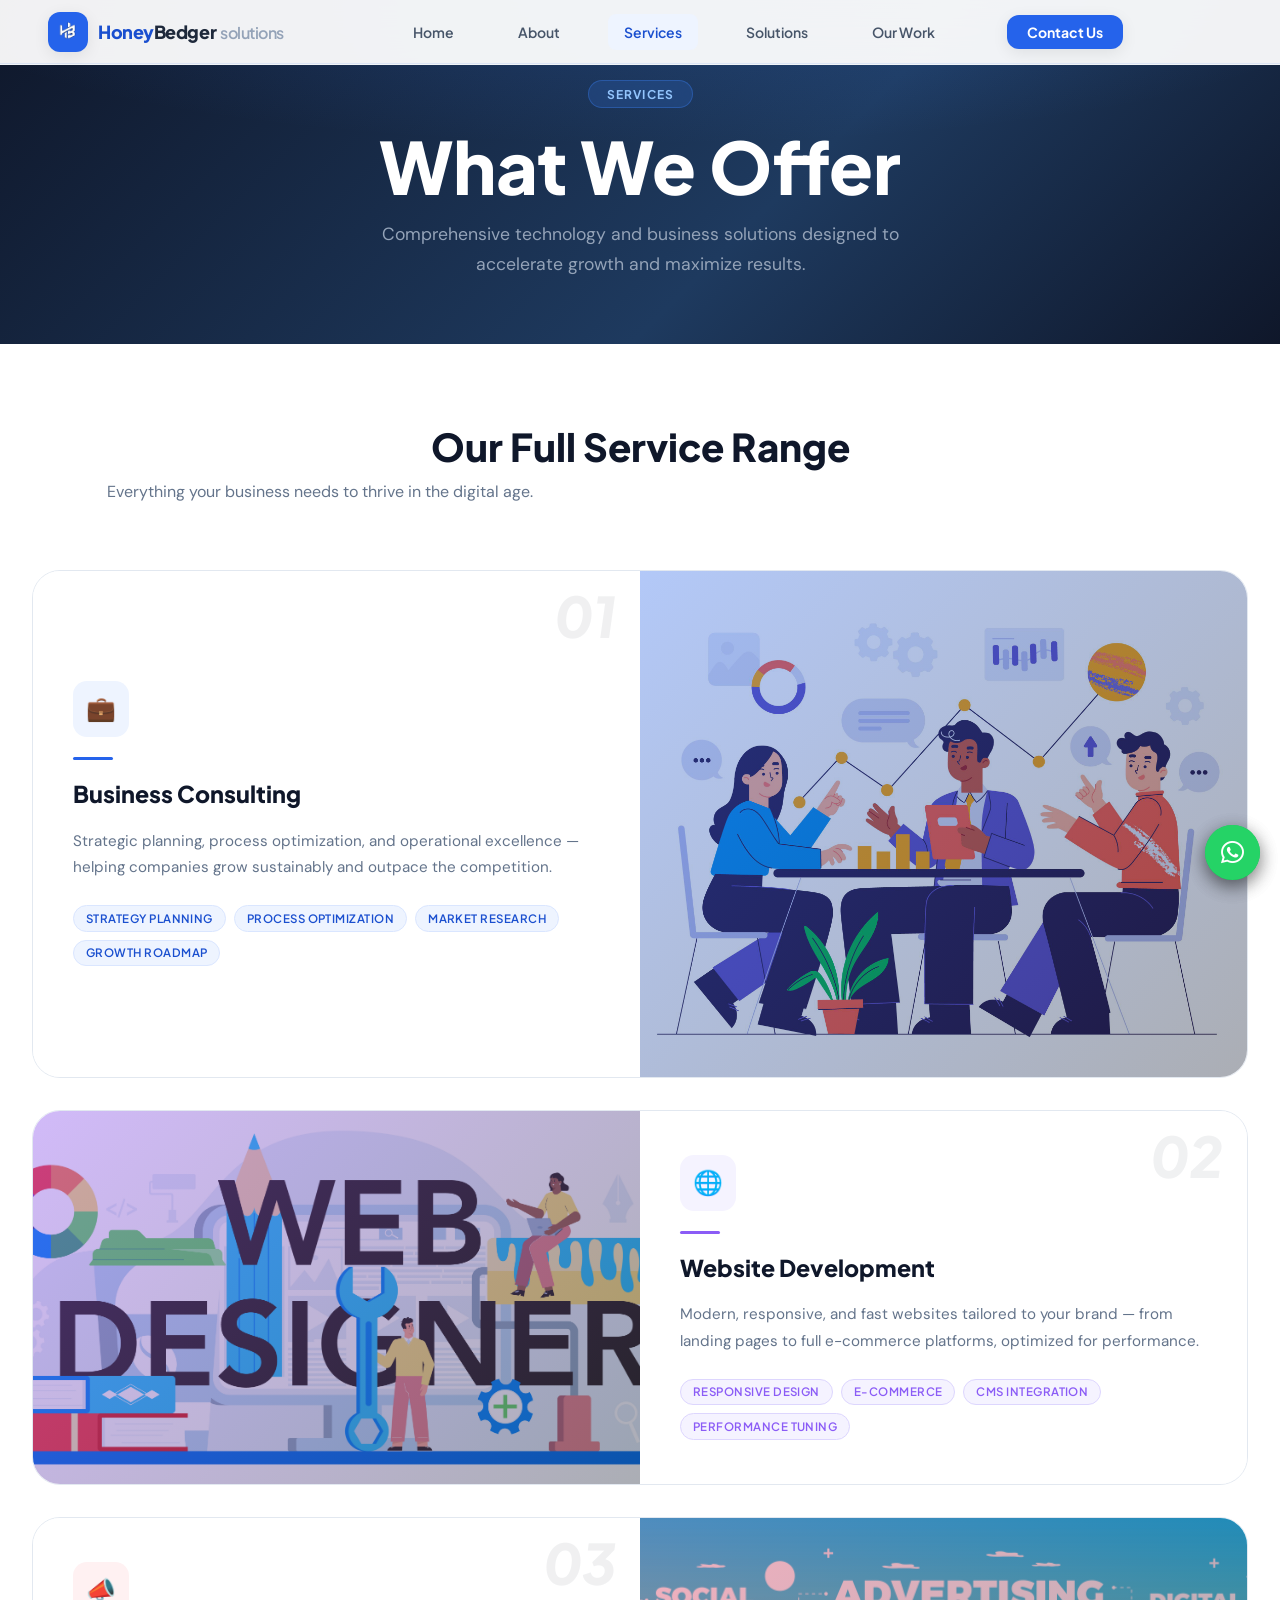
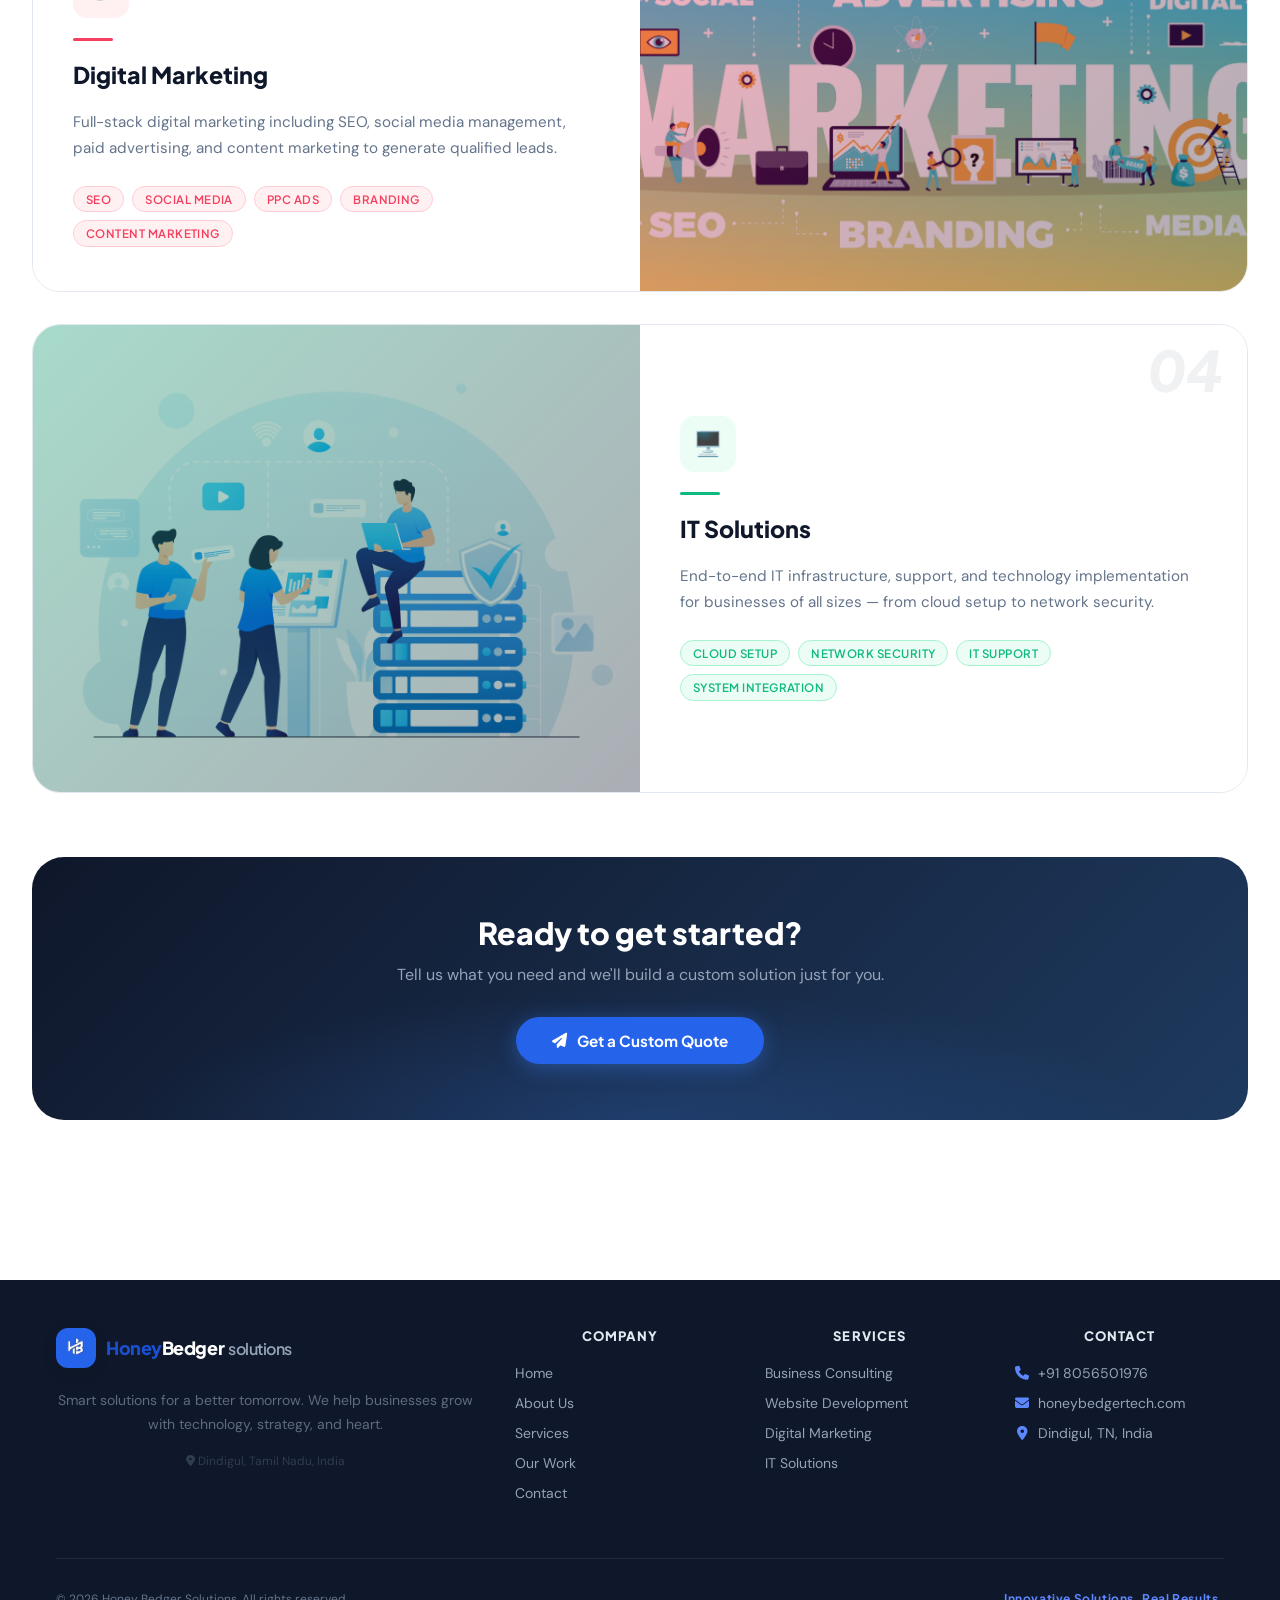
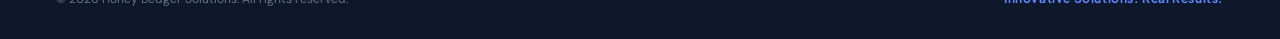
<file: services.html>
<!DOCTYPE html>
<html lang="en">

<head>
  <meta charset="UTF-8" />
  <meta name="viewport" content="width=device-width, initial-scale=1.0" />
  <meta name="description" content="HoneyBedger Solutions – Services: consulting, web dev, marketing, IT." />
  <title>Services — Honey Bedger Solutions</title>
  <link rel="icon" href="images/mylogo.png" type="image/png">
  <link
    href="https://fonts.googleapis.com/css2?family=Plus+Jakarta+Sans:ital,wght@0,400;0,500;0,600;0,700;0,800;0,900;1,800&family=DM+Sans:wght@400;500;600&display=swap"
    rel="stylesheet" />
  <link rel="stylesheet" href="https://cdnjs.cloudflare.com/ajax/libs/font-awesome/6.5.0/css/all.min.css" />
  <link rel="stylesheet" href="css/shared.css" />
  <link rel="stylesheet" href="css/services.css" />
</head>

<body>

  <main id="main-content" class="page-enter">

    <header class="page-hero">
      <div class="page-hero-badge">Services</div>
      <h1>What We Offer</h1>
      <p>Comprehensive technology and business solutions designed to accelerate growth and maximize results.</p>
    </header>

    <section class="section">
      <div class="container">
        <h2 class="sec-title">Our Full Service Range</h2>
        <p class="sec-sub">Everything your business needs to thrive in the digital age.</p>

        <div class="services-grid">

          <!-- 1. Business Consulting -->
          <article class="svc-card c-brand img-right">
            <div class="svc-content" style="position:relative">
              <span class="svc-num">01</span>
              <div class="svc-icon-wrap">💼</div>
              <div class="svc-accent-line"></div>
              <h3>Business Consulting</h3>
              <p>Strategic planning, process optimization, and operational excellence — helping companies grow
                sustainably and outpace the competition.</p>
              <div class="pill-row">
                <span class="tpill pill-brand">Strategy Planning</span>
                <span class="tpill pill-brand">Process Optimization</span>
                <span class="tpill pill-brand">Market Research</span>
                <span class="tpill pill-brand">Growth Roadmap</span>
              </div>
            </div>
            <div class="svc-img-panel">
              <img src="images/bs.jpg" alt="Business Consulting — team collaborating on strategy" />
              <div class="svc-img-badge">
                <div class="svc-img-badge-dot"></div>
                <span>Strategic Growth</span>
              </div>
            </div>
          </article>

          <!-- 2. Website Development -->
          <article class="svc-card c-violet img-left">
            <div class="svc-content" style="position:relative">
              <span class="svc-num">02</span>
              <div class="svc-icon-wrap">🌐</div>
              <div class="svc-accent-line"></div>
              <h3>Website Development</h3>
              <p>Modern, responsive, and fast websites tailored to your brand — from landing pages to full e-commerce
                platforms, optimized for performance.</p>
              <div class="pill-row">
                <span class="tpill pill-violet">Responsive Design</span>
                <span class="tpill pill-violet">E-Commerce</span>
                <span class="tpill pill-violet">CMS Integration</span>
                <span class="tpill pill-violet">Performance Tuning</span>
              </div>
            </div>
            <div class="svc-img-panel">
              <img src="images/web.jpg" alt="Website Development illustration" />
              <div class="svc-img-badge">
                <div class="svc-img-badge-dot"></div>
                <span>Modern Web Design</span>
              </div>
            </div>
          </article>

          <!-- 3. Digital Marketing -->
          <article class="svc-card c-rose img-right">
            <div class="svc-content" style="position:relative">
              <span class="svc-num">03</span>
              <div class="svc-icon-wrap">📣</div>
              <div class="svc-accent-line"></div>
              <h3>Digital Marketing</h3>
              <p>Full-stack digital marketing including SEO, social media management, paid advertising, and content
                marketing to generate qualified leads.</p>
              <div class="pill-row">
                <span class="tpill pill-rose">SEO</span>
                <span class="tpill pill-rose">Social Media</span>
                <span class="tpill pill-rose">PPC Ads</span>
                <span class="tpill pill-rose">Branding</span>
                <span class="tpill pill-rose">Content Marketing</span>
              </div>
            </div>
            <div class="svc-img-panel">
              <img src="images/dgm.jpg" alt="Digital Marketing illustration" />
              <div class="svc-img-badge">
                <div class="svc-img-badge-dot"></div>
                <span>Reach &amp; Convert</span>
              </div>
            </div>
          </article>

          <!-- 4. IT Solutions -->
          <article class="svc-card c-emerald img-left">
            <div class="svc-content" style="position:relative">
              <span class="svc-num">04</span>
              <div class="svc-icon-wrap">🖥️</div>
              <div class="svc-accent-line"></div>
              <h3>IT Solutions</h3>
              <p>End-to-end IT infrastructure, support, and technology implementation for businesses of all sizes — from
                cloud setup to network security.</p>
              <div class="pill-row">
                <span class="tpill pill-emerald">Cloud Setup</span>
                <span class="tpill pill-emerald">Network Security</span>
                <span class="tpill pill-emerald">IT Support</span>
                <span class="tpill pill-emerald">System Integration</span>
              </div>
            </div>
            <div class="svc-img-panel">
              <img src="images/it.jpg" alt="IT Solutions illustration" />
              <div class="svc-img-badge">
                <div class="svc-img-badge-dot"></div>
                <span>Secure Infrastructure</span>
              </div>
            </div>
          </article>

        </div>

        <!-- CTA -->
        <div class="cta-wrap">
          <h3>Ready to get started?</h3>
          <p>Tell us what you need and we'll build a custom solution just for you.</p>
          <a href="contact.html" class="btn-primary">
            <i class="fa-solid fa-paper-plane" aria-hidden="true"></i> Get a Custom Quote
          </a>
        </div>

      </div>
    </section>
  </main>

  <!-- ═══ FOOTER ═══ -->
  <footer>
    <div class="footer-inner">
      <div class="footer-grid">
        <div>
          <div class="footer-logo">
            <!-- <div class="logo-icon"><i class="fa-solid fa-bolt" aria-hidden="true"></i></div> -->
              <div class="logo-icon">
  <img src="images/mylogo.png" alt="HoneyBedger Logo" class="logo-img">
</div>
            <span class="logo-text"><span class="part-a">Honey</span><span class="part-b"
                style="color:#fff">Bedger</span><span class="part-c">solutions</span></span>
          </div>
          <p class="footer-desc">Smart solutions for a better tomorrow. We help businesses grow with technology,
            strategy, and heart.</p>
          <p class="footer-location"><i class="fa-solid fa-location-dot" aria-hidden="true"></i> Dindigul, Tamil Nadu,
            India</p>
        </div>
        <div class="footer-col">
          <h4>Company</h4>
          <ul>
            <li><a href="index.html">Home</a></li>
            <li><a href="about.html">About Us</a></li>
            <li><a href="services.html">Services</a></li>
            <li><a href="work.html">Our Work</a></li>
            <li><a href="contact.html">Contact</a></li>
          </ul>
        </div>
        <div class="footer-col">
          <h4>Services</h4>
          <ul>
            <li><a href="services.html">Business Consulting</a></li>
            <li><a href="services.html">Website Development</a></li>
            <li><a href="services.html">Digital Marketing</a></li>
            <li><a href="services.html">IT Solutions</a></li>
          </ul>
        </div>
        <div class="footer-col">
          <h4>Contact</h4>
          <ul>
            <li><a href="tel:+918056501976"><i class="fa-solid fa-phone fi-icon" aria-hidden="true"></i>+91 8056501976</a></li>
            <li><a href="mailto:info@honeybedger.com"><i class="fa-solid fa-envelope fi-icon" aria-hidden="true"></i>honeybedgertech.com</a></li>
            <li><span><i class="fa-solid fa-location-dot fi-icon" aria-hidden="true"></i>Dindigul, TN, India</span></li>
          </ul>
        </div>
      </div>
      <div class="footer-bottom">
        <span class="footer-copy">© 2026 Honey Bedger Solutions. All rights reserved.</span>
        <span class="footer-tag">Innovative Solutions. Real Results.</span>
      </div>
    </div>
  </footer>

  <!-- WhatsApp float (consistent with other pages) -->
  <a href="https://wa.me/919894611814?text=Hi%20HoneyBedger%20Solutions%2C%20I%20have%20an%20enquiry"
     class="whatsapp-float"
     target="_blank"
     rel="noopener noreferrer"
     aria-label="Chat on WhatsApp">
    <i class="fa-brands fa-whatsapp"></i>
  </a>

  <!-- ═══ SCRIPTS — at bottom so DOM is ready ═══ -->
  <script src="js/navbar.js" defer></script>
  <script>document.addEventListener('DOMContentLoaded', function(){ initNavbar('services'); });</script>

</body>

</html>
</file>
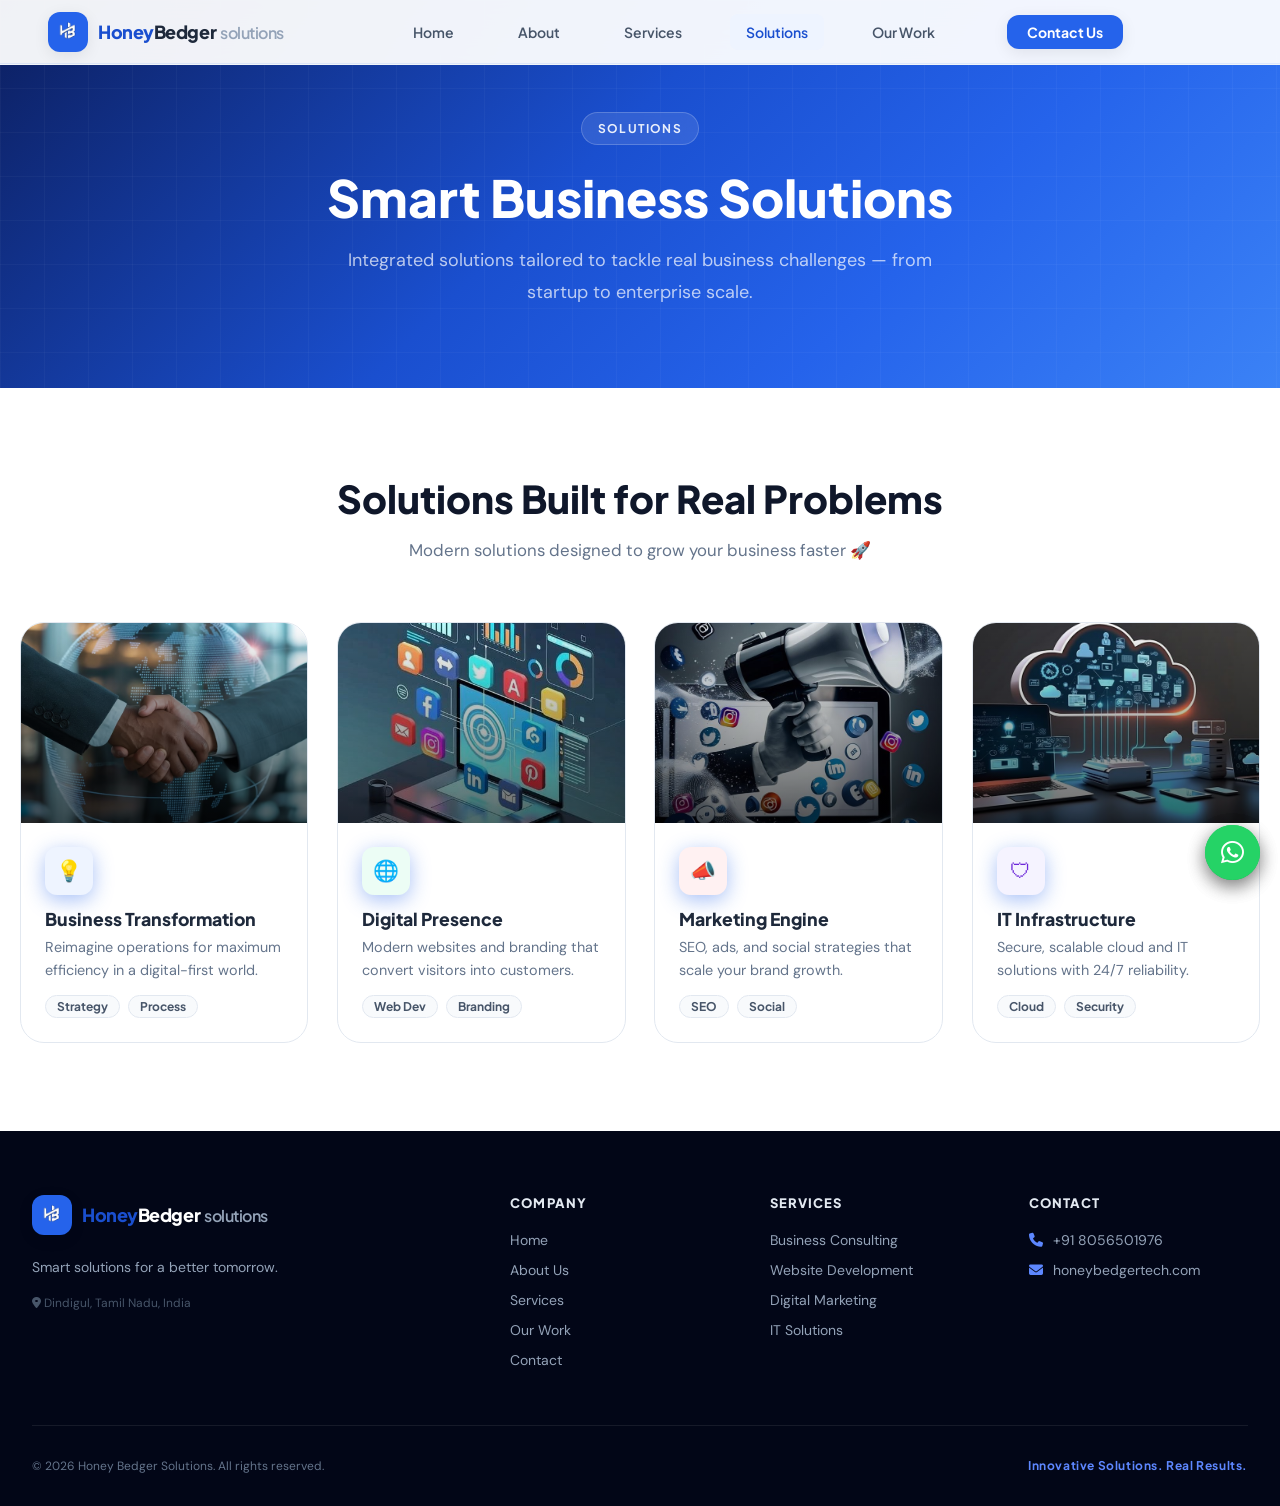
<file: solutions.html>
<!DOCTYPE html>
<html lang="en">
<head>
  <meta charset="UTF-8" />
  <meta name="viewport" content="width=device-width, initial-scale=1.0" />
  <meta name="description" content="Honey Bedger Solutions – Integrated business solutions for every scale." />
  <title>Solutions — Honey Bedger Solutions</title>
  <link rel="icon" href="images/mylogo.png" type="image/png">
  <link href="https://fonts.googleapis.com/css2?family=Plus+Jakarta+Sans:wght@400;500;600;700;800;900&family=DM+Sans:wght@400;500;600&display=swap" rel="stylesheet" />
  <link rel="stylesheet" href="https://cdnjs.cloudflare.com/ajax/libs/font-awesome/6.5.0/css/all.min.css" />
  <link rel="stylesheet" href="css/shared.css" />
  <link rel="stylesheet" href="css/solutions.css" />
</head>
<body>

  <main id="main-content" class="page-enter">

    <!-- HERO -->
    <header class="page-hero">
      <div class="page-hero-inner">
        <div class="page-hero-badge">Solutions</div>
        <h1>Smart Business Solutions</h1>
        <p>Integrated solutions tailored to tackle real business challenges — from startup to enterprise scale.</p>
      </div>
    </header>

    <!-- SOLUTIONS SECTION -->
    <section class="section" aria-labelledby="solutions-heading">
      <div class="container">

        <div class="sec-head-center">
          <h2 id="solutions-heading" class="sec-title">Solutions Built for Real Problems</h2>
          <p class="sec-sub">Modern solutions designed to grow your business faster 🚀</p>
        </div>

        <div class="sol-grid">

          <!-- Card 1 -->
          <article class="sol-card reveal">
            <div class="sol-img">
              <img src="images/Businesses Trust SDH.avif" alt="Business Transformation">
              <div class="sol-overlay"></div>
            </div>
            <div class="sol-body">
              <div class="sol-icon icon-brand">💡</div>
              <h3>Business Transformation</h3>
              <p>Reimagine operations for maximum efficiency in a digital-first world.</p>
              <div class="pill-row">
                <span class="pill-svc">Strategy</span>
                <span class="pill-svc">Process</span>
              </div>
            </div>
          </article>

          <!-- Card 2 -->
          <article class="sol-card reveal">
            <div class="sol-img">
              <img src="images/digital.jpg" alt="Digital Presence">
              <div class="sol-overlay"></div>
            </div>
            <div class="sol-body">
              <div class="sol-icon icon-emerald">🌐</div>
              <h3>Digital Presence</h3>
              <p>Modern websites and branding that convert visitors into customers.</p>
              <div class="pill-row">
                <span class="pill-svc">Web Dev</span>
                <span class="pill-svc">Branding</span>
              </div>
            </div>
          </article>

          <!-- Card 3 -->
          <article class="sol-card reveal">
            <div class="sol-img">
              <img src="images/engine.jpg" alt="Marketing Engine">
              <div class="sol-overlay"></div>
            </div>
            <div class="sol-body">
              <div class="sol-icon icon-rose">📣</div>
              <h3>Marketing Engine</h3>
              <p>SEO, ads, and social strategies that scale your brand growth.</p>
              <div class="pill-row">
                <span class="pill-svc">SEO</span>
                <span class="pill-svc">Social</span>
              </div>
            </div>
          </article>

          <!-- Card 4 -->
          <article class="sol-card reveal">
            <div class="sol-img">
              <img src="images/Top Cloud Software Development Company in USA.jpg" alt="IT Infrastructure">
              <div class="sol-overlay"></div>
            </div>
            <div class="sol-body">
              <div class="sol-icon icon-violet">🛡</div>
              <h3>IT Infrastructure</h3>
              <p>Secure, scalable cloud and IT solutions with 24/7 reliability.</p>
              <div class="pill-row">
                <span class="pill-svc">Cloud</span>
                <span class="pill-svc">Security</span>
              </div>
            </div>
          </article>

        </div>

      </div>
    </section>

  </main>

  <!-- FOOTER -->
  <footer>
    <div class="footer-inner">
      <div class="footer-grid">
        <div>
          <div class="footer-logo">
                     <div class="logo-icon">
  <img src="images/mylogo.png" alt="HoneyBedger Logo" class="logo-img">
</div>
            <span class="logo-text">
              <span class="part-a">Honey</span>
              <span class="part-b" style="color:#fff">Bedger</span>
              <span class="part-c">solutions</span>
            </span>
          </div>
          <p class="footer-desc">Smart solutions for a better tomorrow.</p>
          <p class="footer-location"><i class="fa-solid fa-location-dot" aria-hidden="true"></i> Dindigul, Tamil Nadu, India</p>
        </div>
        <div class="footer-col">
          <h4>Company</h4>
          <ul>
            <li><a href="index.html">Home</a></li>
            <li><a href="about.html">About Us</a></li>
            <li><a href="services.html">Services</a></li>
            <li><a href="work.html">Our Work</a></li>
            <li><a href="contact.html">Contact</a></li>
          </ul>
        </div>
        <div class="footer-col">
          <h4>Services</h4>
          <ul>
            <li><a href="services.html">Business Consulting</a></li>
            <li><a href="services.html">Website Development</a></li>
            <li><a href="services.html">Digital Marketing</a></li>
            <li><a href="services.html">IT Solutions</a></li>
          </ul>
        </div>
        <div class="footer-col">
          <h4>Contact</h4>
          <ul>
            <li><a href="tel:+918056501976"><i class="fa-solid fa-phone fi-icon" aria-hidden="true"></i>+91 8056501976</a></li>
            <li><a href="mailto:info@honeybedger.com"><i class="fa-solid fa-envelope fi-icon" aria-hidden="true"></i>honeybedgertech.com</a></li>
          </ul>
        </div>
      </div>
      <div class="footer-bottom">
        <span class="footer-copy">© 2026 Honey Bedger Solutions. All rights reserved.</span>
        <span class="footer-tag">Innovative Solutions. Real Results.</span>
      </div>
    </div>
  </footer>

  <!-- WhatsApp float (consistent with other pages) -->
  <a href="https://wa.me/918056501976?text=Hi%20HoneyBedger%20Solutions%2C%20I%20have%20an%20enquiry"
     class="whatsapp-float"
     target="_blank"
     rel="noopener noreferrer"
     aria-label="Chat on WhatsApp">
    <i class="fa-brands fa-whatsapp"></i>
  </a>

  <!-- ═══ SCRIPTS — at bottom so DOM is ready ═══ -->
  <script src="js/navbar.js" defer></script>
  <script>document.addEventListener('DOMContentLoaded', function(){ initNavbar('solutions'); });</script>
  <script src="js/so.js" defer></script>

</body>
</html>
</file>
<file: css/shared.css>
/* ============================================================
   HoneyBedger Solutions — shared.css
   Base reset, variables, navbar, footer, utilities
   Imported by every page CSS file.
============================================================ */

/* ── 1. RESET & BASE ── */
*, *::before, *::after { box-sizing: border-box; margin: 0; padding: 0; }
html  { scroll-behavior: smooth; width: 100%; max-width: 100%; }
body  { font-family: 'DM Sans', sans-serif; color: #1e293b; background: #fff; -webkit-font-smoothing: antialiased; width: 100%; max-width: 100%; }
main, header, nav, section, footer { max-width: 100%; }
h1, h2, h3, h4, h5, h6 { font-family: 'Plus Jakarta Sans', sans-serif; }
a   { text-decoration: none; color: inherit; }
ul  { list-style: none; }
img { display: block; max-width: 100%; }
button { cursor: pointer; border: none; font-family: inherit; }

/* ── 2. CSS VARIABLES ── */
:root {
  --brand-50:  #eef4ff; --brand-100: #dae6ff; --brand-200: #bdd0ff;
  --brand-300: #90b0ff; --brand-400: #5d87ff; --brand-500: #2563eb;
  --brand-600: #1a4fcf; --brand-700: #1840a8; --brand-800: #193686; --brand-900: #1a306c;

  --slate-50: #f8fafc; --slate-100: #f1f5f9; --slate-200: #e2e8f0;
  --slate-300: #cbd5e1; --slate-400: #94a3b8; --slate-500: #64748b;
  --slate-600: #475569; --slate-700: #334155; --slate-800: #1e293b;
  --slate-900: #0f172a; --slate-950: #020617;

  --emerald-50: #ecfdf5; --emerald-100: #d1fae5; --emerald-400: #34d399; --emerald-500: #10b981;
  --violet-50:  #f5f3ff; --violet-100: #ede9fe; --violet-500: #8b5cf6; --violet-700: #6d28d9;
  --rose-50:    #fff1f2; --rose-100:   #ffe4e6; --rose-500:   #f43f5e; --rose-700:   #be123c;
  --amber-50:   #fffbeb; --amber-100:  #fef3c7; --amber-500:  #f59e0b; --amber-700:  #b45309;

  --shadow-sm:    0 1px 3px rgba(0,0,0,.08), 0 1px 2px rgba(0,0,0,.06);
  --shadow-md:    0 4px 16px rgba(0,0,0,.08);
  --shadow-lg:    0 10px 40px rgba(0,0,0,.1);
  --shadow-brand: 0 8px 32px rgba(37,99,235,.25);
  --shadow-card:  0 20px 60px rgba(37,99,235,.12);

  --radius-sm:   8px; --radius-md:   12px; --radius-lg:   16px; --radius-xl:  20px;
  --radius-2xl:  24px; --radius-3xl: 1.5rem; --radius-full: 9999px;
  --transition: all .3s cubic-bezier(.4, 0, .2, 1);
}

#loader {
  position: fixed;
  inset: 0;
  background: #0f172a;
  display: flex;
  justify-content: center;
  align-items: center;
  z-index: 9999;
}

/* Wrapper */
.loader-wrapper {
  text-align: center;
}

/* Bars */
.loader-bars {
  display: flex;
  justify-content: center;
  gap: 6px;
}

/* Bars style */
.loader-bar {
  height: 30px;
  width: 6px;
  border-radius: 20px;
  animation: loader 1.2s ease-in-out infinite;
}

/* Individual bars */
.bar-1 {
  background: linear-gradient(to top, #00e6e6, #0066ff);
  animation-delay: 0s;
  box-shadow: 0 0 12px #00e6e6;
}

.bar-2 {
  background: linear-gradient(to top, #00ccff, #0099ff);
  animation-delay: 0.1s;
  box-shadow: 0 0 12px #00ccff;
}

.bar-3 {
  background: linear-gradient(to top, #0099ff, #0066ff);
  animation-delay: 0.2s;
  box-shadow: 0 0 12px #0099ff;
}

.bar-4 {
  background: linear-gradient(to top, #0066ff, #00e6e6);
  animation-delay: 0.3s;
  box-shadow: 0 0 12px #0066ff;
}

/* Animation */
@keyframes loader {
  0%, 100% {
    transform: scaleY(1);
    opacity: 0.7;
  }
  50% {
    transform: scaleY(2.2);
    opacity: 1;
  }
}

/* 🔥 Company Name Styling */
.company-name {
  margin-top: 20px;
  font-size: 16px;
  color: #e2e8f0;
  font-family: 'Poppins', sans-serif;
  letter-spacing: 2px;

  /* smooth fade animation */
  opacity: 0;
  animation: fadeText 1.5s ease forwards;
}

/* Text animation */
@keyframes fadeText {
  to {
    opacity: 1;
  }
}



/* ── 3. LAYOUT HELPERS ── */
.container { width: 100%; max-width: 1280px; margin-inline: auto; padding-inline: 1.25rem; }
.section    { padding: 5.5rem 0; }
.section-sm { padding: 3.5rem 0; }
.two-col     { display: grid; grid-template-columns: 1fr;       gap: 4rem; align-items: center; }
.two-col-top { display: grid; grid-template-columns: 1fr;       gap: 4rem; align-items: start; }
.three-col   { display: grid; grid-template-columns: 1fr;       gap: 1.5rem; }
.four-col    { display: grid; grid-template-columns: 1fr 1fr;   gap: 1.5rem; }

/* ── 4. NAVBAR ── */
.navbar {
 
  position: fixed; top: 0; left: 0; right: 0; z-index: 100;
  width: 100%; height: 4rem; background: rgba(255,255,255,.94);
  backdrop-filter: blur(20px); -webkit-backdrop-filter: blur(20px);
  border-bottom: 1px solid rgba(37,99,235,.1);
}
/* .navbar-inner {
  width: 100%; max-width: 1440px; margin: 0 auto; padding-inline: 1.25rem;
  height: 100%; display: flex; align-items: center; justify-content: space-between;
  gap: 1.5rem; min-width: 0;
} */

/* .navbar-inner {
  width: calc(100% - 96px);
  max-width: 1440px;
  margin: 0 auto;
  padding: 0;

  height: 100%;
  display: flex;
  align-items: center;
  justify-content: space-between;

  gap: 24px;
} */

.navbar-inner {
  width: 100%;
  max-width: 1280px;
  margin: 0 auto;
  padding: 0 24px;
  height: 100%;
  display: flex;
  align-items: center;
  justify-content: space-between;
}

.logo {
  display: flex; align-items: center; gap: .625rem;
  flex-shrink: 0; line-height: 1;
}
.logo-icon {
  width: 40px; height: 40px; background: var(--brand-500);
  border-radius: .75rem; display: flex; align-items: center; justify-content: center;
  flex: 0 0 40px; overflow: hidden;
  box-shadow: var(--shadow-md); transition: var(--transition);
}
.logo-icon:hover { background: var(--brand-600); }
.logo-icon i { color: #fff; font-size: .875rem; }
.logo-img { display: block; width: 100%; height: 100%; object-fit: contain; }
.logo-text {
  display: flex; align-items: baseline;
  font-family: 'Plus Jakarta Sans', sans-serif; font-weight: 900;
  font-size: 1.125rem; letter-spacing: -.025em; white-space: nowrap;
}
.logo-text .part-a { color: var(--brand-600); }
.logo-text .part-b { color: var(--slate-800); }
.logo-text .part-c { color: var(--slate-400); font-weight: 600; font-size: 1rem; margin-left: .25rem; }
.nav-links {
  display: none; align-items: center; justify-content: flex-end; gap: .25rem;
  min-width: 0; margin-left: auto;
}
.nav-links li { display: flex; align-items: center; }
.nav-link {
  display: flex; align-items: center; justify-content: center;
  padding: .5rem 1rem; border-radius: var(--radius-sm); line-height: 1.25rem;
  white-space: nowrap;
  font-family: 'Plus Jakarta Sans', sans-serif; font-weight: 600; font-size: .875rem;
  color: var(--slate-600); transition: var(--transition);
}
.nav-link:hover, .nav-link.active { color: var(--brand-600); background: var(--brand-50); }
.nav-cta {
  display: flex; align-items: center; justify-content: center;
  padding: .5rem 1.25rem; background: var(--brand-500); color: #fff;
  border-radius: .75rem; font-family: 'Plus Jakarta Sans', sans-serif;
  font-weight: 700; font-size: .875rem; margin-left: .5rem;
  box-shadow: var(--shadow-md); transition: var(--transition); position: relative; overflow: hidden;
  white-space: nowrap; flex-shrink: 0;
}
.nav-cta:hover { background: var(--brand-600); }
.nav-cta::after, .nav-cta.active { background: var(--brand-600); }
.ham-btn {
  display: flex; flex-direction: column; align-items: center; justify-content: center;
  gap: .375rem; width: 2.25rem; height: 2.25rem; border-radius: var(--radius-sm);
  background: transparent; transition: var(--transition);
}
.ham-btn:hover { background: var(--slate-100); }
.ham-line { display: block; width: 1.25rem; height: 2px; background: var(--slate-700); border-radius: 2px; transition: var(--transition); }
#mobileMenu { max-height: 0; overflow: hidden; transition: max-height .4s ease; background: #fff; border-top: 1px solid var(--slate-100); }
#mobileMenu.open { max-height: 500px; }
.mob-links { padding: 1rem 1.25rem; display: flex; flex-direction: column; gap: .25rem; }
.mob-link { padding: .625rem 1rem; border-radius: var(--radius-sm); font-family: 'Plus Jakarta Sans', sans-serif; font-weight: 600; font-size: .875rem; color: var(--slate-700); transition: var(--transition); display: block; }
.mob-link:hover, .mob-link.active { background: var(--brand-50); color: var(--brand-600); }
.mob-cta { margin-top: .25rem; padding: .625rem 1rem; background: var(--brand-500); color: #fff; border-radius: .75rem; font-family: 'Plus Jakarta Sans', sans-serif; font-weight: 700; font-size: .875rem; text-align: center; display: block; transition: var(--transition); }
.mob-cta:hover { background: var(--brand-600); }

/* ── 5. PAGE HERO BANNER ── */
.page-hero {
  background: linear-gradient(135deg, #0c1e5e 0%, #1a4fcf 45%, #2563eb 70%, #3b82f6 100%);
  padding: 7rem 1.25rem 5rem; text-align: center; position: relative; overflow: hidden;
}
.page-hero::before {
  content: ''; position: absolute; inset: 0;
  background-image: linear-gradient(rgba(255,255,255,.03) 1px, transparent 1px), linear-gradient(90deg, rgba(255,255,255,.03) 1px, transparent 1px);
  background-size: 44px 44px;
}
.page-hero-inner { position: relative; z-index: 10; max-width: 56rem; margin: 0 auto; }
.page-hero-badge {
  display: inline-flex; align-items: center; gap: .5rem;
  background: rgba(255,255,255,.1); border: 1px solid rgba(255,255,255,.2);
  color: rgba(255,255,255,.9); font-size: .75rem; font-family: 'Plus Jakarta Sans', sans-serif;
  font-weight: 700; padding: .5rem 1rem; border-radius: var(--radius-full);
  margin-bottom: 1.5rem; text-transform: uppercase; letter-spacing: .1em; backdrop-filter: blur(8px);
}
.page-hero h1 { font-family: 'Plus Jakarta Sans', sans-serif; font-weight: 900; color: #fff; font-size: clamp(2rem, 4vw, 3.75rem); line-height: 1.1; margin-bottom: 1.25rem; }
.page-hero p  { color: rgba(255,255,255,.7); font-size: 1.125rem; line-height: 1.75; max-width: 40rem; margin: 0 auto; }

/* ── 6. SECTION LABELS ── */
.sbadge {
  display: inline-flex; align-items: center; gap: 6px;
  background: var(--brand-50); color: var(--brand-600);
  font-family: 'Plus Jakarta Sans', sans-serif; font-weight: 700;
  font-size: .73rem; letter-spacing: 1px; text-transform: uppercase;
  padding: 5px 14px; border-radius: var(--radius-full); margin-bottom: 1.25rem;
}
.sbadge::before { content: ''; width: 6px; height: 6px; background: var(--brand-500); border-radius: 50%; }
.sec-title { font-family: 'Plus Jakarta Sans', sans-serif; font-weight: 900; color: var(--slate-900); font-size: clamp(1.875rem, 3vw, 2.5rem); line-height: 1.2; margin-bottom: .875rem; }
.sec-sub   { color: var(--slate-500); font-size: 1.05rem; line-height: 1.75; max-width: 36rem; }
.sec-head-center { text-align: center; margin-bottom: 3.5rem; }
.sec-head-center .sec-sub { margin: 0 auto; }

/* ── 7. BUTTONS ── */
.btn {
  display: inline-flex; align-items: center; justify-content: center; gap: .5rem;
  font-family: 'Plus Jakarta Sans', sans-serif; font-weight: 700; font-size: .875rem;
  padding: 1rem 2rem; border-radius: 1rem; transition: var(--transition);
  cursor: pointer; border: none; position: relative; overflow: hidden;
}
.btn::after { content: ''; position: absolute; top: -50%; left: -60%; width: 40%; height: 200%; background: linear-gradient(90deg, transparent, rgba(255,255,255,.22), transparent); transform: skewX(-20deg); transition: left .6s; }
.btn:hover::after { left: 120%; }
.btn-primary  { background: var(--brand-500); color: #fff; box-shadow: var(--shadow-brand); }
.btn-primary:hover  { background: var(--brand-600); transform: translateY(-2px); }
.btn-outline  { background: #fff; border: 2px solid var(--brand-200); color: var(--brand-600); }
.btn-outline:hover  { border-color: var(--brand-400); transform: translateY(-2px); }
.btn-white    { background: #fff; color: var(--brand-600); box-shadow: 0 8px 32px rgba(0,0,0,.15); }
.btn-white:hover    { background: var(--brand-50); transform: translateY(-2px); }
.btn-sm { padding: .625rem 1.25rem; font-size: .8rem; border-radius: .75rem; }

/* ── 8. CARDS ── */
.card { background: #fff; border: 1.5px solid var(--slate-100); border-radius: var(--radius-3xl); overflow: hidden; transition: var(--transition); }
.card:hover { transform: translateY(-6px); box-shadow: var(--shadow-card); border-color: var(--brand-100); }
.card-body { padding: 2rem; }
.card-p6   { padding: 1.5rem; }

/* ── 9. PILLS ── */
.tpill        { display: inline-block; padding: 3px 11px; border-radius: var(--radius-full); font-size: .75rem; font-weight: 700; font-family: 'Plus Jakarta Sans', sans-serif; }
.pill-brand   { background: var(--brand-50);   color: var(--brand-700); }
.pill-emerald { background: var(--emerald-50); color: #065f46; }
.pill-rose    { background: var(--rose-50);    color: var(--rose-700); }
.pill-violet  { background: var(--violet-50);  color: var(--violet-700); }
.pill-amber   { background: var(--amber-50);   color: var(--amber-700); }
.pill-slate   { background: var(--slate-100);  color: var(--slate-700); }
.pill-svc     { display: inline-block; padding: 3px 11px; border-radius: var(--radius-full); font-size: .75rem; font-weight: 700; font-family: 'Plus Jakarta Sans', sans-serif; background: var(--slate-50); border: 1px solid var(--slate-200); color: var(--slate-600); }
.pill-row     { display: flex; flex-wrap: wrap; gap: .5rem; }

/* ── 10. CTA BANNER ── */
.cta-banner { background: linear-gradient(135deg, var(--brand-50), #eff6ff); border: 1px solid var(--brand-100); border-radius: 2rem; padding: 4rem 2rem; text-align: center; }
.cta-banner h2 { font-family: 'Plus Jakarta Sans', sans-serif; font-weight: 900; font-size: clamp(1.875rem, 3vw, 2.5rem); color: var(--slate-900); margin-bottom: 1.25rem; }
.cta-banner p  { color: var(--slate-500); font-size: 1.05rem; margin-bottom: 2rem; max-width: 32rem; margin-left: auto; margin-right: auto; }
.cta-btns { display: flex; flex-wrap: wrap; gap: 1rem; justify-content: center; }

/* ── 11. FOOTER ── */
footer { background: var(--slate-950); color: #fff; padding: 4rem 0 2rem; }
.footer-inner  { width: 100%; max-width: 1280px; margin-inline: auto; padding-inline: 1.25rem; }
.footer-grid   { display: grid; grid-template-columns: 1fr; gap: 2.5rem; margin-bottom: 3.5rem; }
.footer-logo   { display: flex; align-items: center; gap: .625rem; margin-bottom: 1.25rem; }
.footer-desc   { color: var(--slate-400); font-size: .875rem; line-height: 1.75; }
.footer-location { color: var(--slate-600); font-size: .75rem; margin-top: 1rem; }
.footer-col h4 { font-family: 'Plus Jakarta Sans', sans-serif; font-weight: 800; font-size: .8125rem; color: var(--slate-200); text-transform: uppercase; letter-spacing: .08em; margin-bottom: 1.25rem; }
.footer-col ul { display: flex; flex-direction: column; gap: .75rem; }
.footer-col a, .footer-col span { color: var(--slate-400); font-size: .875rem; transition: var(--transition); display: flex; align-items: center; gap: .5rem; }
.footer-col a:hover { color: #fff; }
.fi-icon { color: var(--brand-400); width: 1rem; flex-shrink: 0; }
.footer-bottom { border-top: 1px solid rgba(255,255,255,.08); padding-top: 2rem; display: flex; flex-direction: column; align-items: center; justify-content: space-between; gap: .75rem; }
.footer-copy { color: var(--slate-500); font-size: .75rem; }
.footer-tag  { color: var(--brand-400); font-family: 'Plus Jakarta Sans', sans-serif; font-weight: 700; font-size: .75rem; letter-spacing: .05em; }

/* ── 12. ANIMATIONS ── */
@keyframes fadeUp   { from { opacity: 0; transform: translateY(20px); } to { opacity: 1; transform: translateY(0); } }
@keyframes float    { 0%, 100% { transform: translateY(0); } 50% { transform: translateY(-14px); } }
@keyframes pulseDot { 0%, 100% { opacity: 1; } 50% { opacity: .4; } }
.reveal { opacity: 0; transform: translateY(20px); transition: opacity .5s ease, transform .5s ease; }
.reveal.visible { opacity: 1; transform: translateY(0); }
.page-enter { animation: fadeUp .45s ease forwards; }

/* ── 13. RESPONSIVE ── */
@media (min-width: 640px) {
  .three-col { grid-template-columns: repeat(2, 1fr); }
  .footer-grid { grid-template-columns: repeat(2, 1fr); }
}
@media (min-width: 768px) {
  .cta-banner { padding: 5rem 4rem; }
  .footer-bottom { flex-direction: row; }
}
@media (min-width: 1024px) {
  .navbar-inner {
    width: 100%;
    max-width: 1440px;
    margin: 0 auto;
    padding: 0 48px;
    height: 64px;
    display: grid;
    grid-template-columns: 240px 1fr;
    align-items: center;
  }
  .logo { justify-self: start; }
  .nav-links {
    display: flex;
    justify-content: center;
    align-items: center;
    gap: 32px;
    width: 100%;
    margin: 0;
  }
  .nav-cta { margin-left: 24px; }
  .footer-inner { padding-inline: 2rem; }
  .ham-btn   { display: none; }
  .two-col   { grid-template-columns: 1fr 1fr; }
  .two-col-top { grid-template-columns: 1fr 1fr; }
  .three-col { grid-template-columns: repeat(3, 1fr); }
  .four-col  { grid-template-columns: repeat(4, 1fr); }
  .footer-grid { grid-template-columns: 2fr 1fr 1fr 1fr; }
}

@media (max-width: 768px) {
  .footer-inner {
    width: 100%;
    padding: 0 24px;
    margin: 0 auto;
  }

  .footer-grid {
    display: grid;
    grid-template-columns: 1fr;
    gap: 32px;
    justify-items: center;
    text-align: center;
  }

  .footer-logo {
    justify-content: center;
  }

  .footer-col {
    width: 100%;
    text-align: center;
  }

  .footer-col ul {
    display: flex;
    flex-direction: column;
    align-items: center;
    gap: 12px;
  }

  .footer-col a,
  .footer-col span,
  .footer-desc,
  .footer-location {
    justify-content: center;
    text-align: center;
  }

  .footer-bottom {
    display: flex;
    flex-direction: column;
    align-items: center;
    justify-content: center;
    text-align: center;
    gap: 12px;
  }
}

.whatsapp-float {
  position: fixed;
  bottom: 20px;
  right: 20px;
  width: 55px;
  height: 55px;
  background: #25D366;
  color: #fff;
  border-radius: 50%;
  display: flex;
  align-items: center;
  justify-content: center;
  font-size: 26px;
  z-index: 99999;
  text-decoration: none;
  box-shadow: 0 6px 18px rgba(0,0,0,0.3);
  transition: 0.3s ease;
}

.whatsapp-float:hover {
  transform: scale(1.1);
}
</file>
<file: css/index.css>
/* ============================================================
   home.css — HoneyBedger Solutions
   Styles specific to home.html only.
   Shared styles live in css/shared.css
============================================================ */

/* ── HERO ── */

.hero {
  background: linear-gradient(135deg, #020617 0%, #0a1628 30%, #0c1e3e 60%, #091a33 100%);
 /* background: #60a5fa; */
  position: relative;
  overflow: hidden;
  min-height: 100vh;
  display: flex;
  flex-direction: column;
  justify-content: center;
  padding-top: 5rem;
}

.hero-blob {
  position: absolute;
  pointer-events: none;
}

.hero::before {
  content: '';
  position: absolute;
  inset: 0;
  background-image:
    linear-gradient(rgba(255, 255, 255, .02) 1px, transparent 1px),
    linear-gradient(90deg, rgba(255, 255, 255, .02) 1px, transparent 1px);
  background-size: 60px 60px;
  pointer-events: none;
}

.hero::after {
  content: '';
  position: absolute;
  width: 600px;
  height: 600px;
  background: radial-gradient(circle, rgba(37, 99, 235, .12) 0%, transparent 70%);
  top: 50%;
  left: 50%;
  transform: translate(-50%, -50%);
  pointer-events: none;
}

/* ── Particles ── */
.hero-particles {
  position: absolute;
  inset: 0;
  pointer-events: none;
  z-index: 1;
}

.particle {
  position: absolute;
  width: 4px;
  height: 4px;
  background: rgba(96, 165, 250, .6);
  border-radius: 50%;
  animation: particleFloat 8s ease-in-out infinite;
}

.p1 {
  top: 15%;
  left: 10%;
  animation-delay: 0s;
}

.p2 {
  top: 25%;
  right: 15%;
  animation-delay: 1.5s;
  width: 3px;
  height: 3px;
}

.p3 {
  bottom: 30%;
  left: 20%;
  animation-delay: 3s;
  width: 5px;
  height: 5px;
  background: rgba(147, 197, 253, .4);
}

.p4 {
  top: 40%;
  left: 45%;
  animation-delay: 2s;
  width: 2px;
  height: 2px;
}

.p5 {
  bottom: 20%;
  right: 25%;
  animation-delay: 4s;
  width: 6px;
  height: 6px;
  background: rgba(59, 130, 246, .3);
}

.p6 {
  top: 60%;
  left: 5%;
  animation-delay: 5s;
  width: 3px;
  height: 3px;
  background: rgba(147, 197, 253, .5);
}

@keyframes particleFloat {

  0%,
  100% {
    transform: translateY(0) translateX(0);
    opacity: 0.4;
  }

  25% {
    transform: translateY(-30px) translateX(10px);
    opacity: 1;
  }

  50% {
    transform: translateY(-15px) translateX(-15px);
    opacity: 0.6;
  }

  75% {
    transform: translateY(-40px) translateX(5px);
    opacity: 0.9;
  }
}

/* ── Hero Layout ── */
.hero-split {
  display: grid;
  grid-template-columns: 1fr 1fr;
  align-items: center;
  gap: 64px;
  width: 100%;
}

.hero-inner {
  position: relative;
  z-index: 10;
  width: 100%;
  max-width: 1440px;
  margin: 0 auto;
  padding: 0 48px;
}

.hero-text-col {
  flex: 1;
  min-width: 0;
  text-align: left;
}

.hero-badge {
  display: inline-flex;
  align-items: center;
  gap: .5rem;
  background: rgba(59, 130, 246, .12);
  border: 1px solid rgba(96, 165, 250, .25);
  color: rgba(255, 255, 255, .9);
  font-size: .75rem;
  font-family: 'Plus Jakarta Sans', sans-serif;
  font-weight: 700;
  padding: .5rem 1.25rem;
  border-radius: 9999px;
  margin-bottom: 2rem;
  text-transform: uppercase;
  letter-spacing: .12em;
  backdrop-filter: blur(8px);
  animation: fadeInUp .8s ease both;
}

.badge-dot {
  width: .5rem;
  height: .5rem;
  background: #34d399;
  border-radius: 50%;
  animation: pulseDot 2s infinite;
}

.hero-title {
  font-family: 'Plus Jakarta Sans', sans-serif;
  font-weight: 900;
  color: #fff;
  font-size: clamp(2rem, 5vw, 4rem);
  line-height: 1.15;
  letter-spacing: -.025em;
  margin-bottom: 1.5rem;
  animation: fadeInUp .8s ease .15s both;
}

.hero-title .accent {
  background: linear-gradient(135deg, #60a5fa, #93c5fd);
  -webkit-background-clip: text;
  -webkit-text-fill-color: transparent;
  background-clip: text;
}

.hero-title .accent-glow {
  background: linear-gradient(135deg, #38bdf8, #818cf8);
  -webkit-background-clip: text;
  -webkit-text-fill-color: transparent;
  background-clip: text;
  position: relative;
}

.hero-sub {
  color: rgba(255, 255, 255, .6);
  font-size: 1.05rem;
  line-height: 1.8;
  margin: 0 0 2.5rem;
  max-width: 520px;
  animation: fadeInUp .8s ease .3s both;
}

.hero-btns {
  display: flex;
  flex-wrap: wrap;
  gap: 1rem;
  justify-content: flex-start;
  animation: fadeInUp .8s ease .45s both;
}

.btn-hero-primary {
  padding: .875rem 2rem;
  background: linear-gradient(135deg, #2563eb, #3b82f6);
  color: #fff;
  border-radius: .875rem;
  font-family: 'Plus Jakarta Sans', sans-serif;
  font-weight: 800;
  font-size: .875rem;
  box-shadow: 0 8px 32px rgba(37, 99, 235, .35), 0 0 0 0 rgba(59, 130, 246, 0);
  transition: all .3s ease;
  position: relative;
  overflow: hidden;
  border: none;
  cursor: pointer;
  display: inline-flex;
  align-items: center;
  gap: .5rem;
}

.btn-hero-primary:hover {
  transform: translateY(-3px);
  box-shadow: 0 12px 40px rgba(37, 99, 235, .5), 0 0 20px rgba(59, 130, 246, .2);
}

.btn-hero-primary::after {
  content: '';
  position: absolute;
  top: -50%;
  left: -60%;
  width: 40%;
  height: 200%;
  background: linear-gradient(90deg, transparent, rgba(255, 255, 255, .2), transparent);
  transform: skewX(-20deg);
  transition: left .6s;
}

.btn-hero-primary:hover::after {
  left: 120%;
}

.btn-hero-secondary {
  padding: .875rem 2rem;
  background: rgba(255, 255, 255, .06);
  border: 1px solid rgba(255, 255, 255, .15);
  color: #fff;
  border-radius: .875rem;
  font-family: 'Plus Jakarta Sans', sans-serif;
  font-weight: 700;
  font-size: .875rem;
  backdrop-filter: blur(8px);
  transition: all .3s ease;
  cursor: pointer;
  display: inline-flex;
  align-items: center;
  gap: .5rem;
}

.btn-hero-secondary:hover {
  background: rgba(255, 255, 255, .12);
  border-color: rgba(255, 255, 255, .3);
  transform: translateY(-2px);
}

/* ── Trust Indicators ── */
.hero-trust {
  display: flex;
  align-items: center;
  justify-content: center;
  gap: 1rem;
  margin-top: 2.5rem;
  animation: fadeInUp .8s ease .6s both;
  flex-wrap: wrap;
}

.trust-item {
  display: flex;
  align-items: center;
  gap: .5rem;
  color: rgba(255, 255, 255, .45);
  font-size: .8rem;
  font-weight: 600;
}

.trust-item i {
  color: rgba(96, 165, 250, .6);
  font-size: .75rem;
}

.trust-divider {
  width: 1px;
  height: 16px;
  background: rgba(255, 255, 255, .15);
}

/* ── Hero Image ── */
.hero-image-col {
  flex: 1;
  min-width: 0;
  position: relative;
  display: flex;
  align-items: center;
  /* justify-content: flex-end; */
  justify-content: center;
  animation: fadeInUp 1s ease .4s both;
}

.hero-image-wrapper {
  position: relative;
  width: 100%;
  max-width: 560px;
 
}

.hero-main-img {
  width: 100%;
  height: auto;
  border-radius: 0;
  position: relative;
  z-index: 2;
  filter: drop-shadow(0 30px 60px rgba(59, 130, 246, .3));
  transition: transform .5s ease;
}

.hero-main-img:hover {
  transform: scale(1.02);
}

.hero-glow {
  position: absolute;
  width: 80%;
  height: 80%;
  top: 10%;
  left: 10%;
  background: radial-gradient(circle, rgba(59, 130, 246, .3) 0%, transparent 70%);
  filter: blur(40px);
  z-index: 1;
  animation: glowPulse 4s ease-in-out infinite;
}

@keyframes glowPulse {

  0%,
  100% {
    opacity: .6;
    transform: scale(1);
  }

  50% {
    opacity: 1;
    transform: scale(1.1);
  }
}

.hero-image-ring {
  position: absolute;
  inset: -12px;
  border-radius: 2rem;
  border: 1px solid rgba(96, 165, 250, .15);
  z-index: 0;
  animation: ringPulse 3s ease-in-out infinite;
}

@keyframes ringPulse {

  0%,
  100% {
    opacity: .5;
    transform: scale(1);
  }

  50% {
    opacity: 1;
    transform: scale(1.02);
  }
}

/* ── Floating Cards ── */
.hero-float-card {
  position: absolute;
  display: flex;
  align-items: center;
  gap: .75rem;
  background: rgba(15, 23, 42, .85);
  border: 1px solid rgba(96, 165, 250, .2);
  backdrop-filter: blur(16px);
  border-radius: 1rem;
  padding: .75rem 1rem;
  z-index: 20;
  box-shadow: 0 8px 32px rgba(0, 0, 0, .3);
  animation: floatCard 5s ease-in-out infinite;
}

.hero-float-card strong {
  display: block;
  color: #fff;
  font-size: .8rem;
  font-family: 'Plus Jakarta Sans', sans-serif;
  font-weight: 700;
}

.hero-float-card small {
  color: rgba(255, 255, 255, .45);
  font-size: .7rem;
}

.float-icon {
  width: 2.25rem;
  height: 2.25rem;
  background: rgba(59, 130, 246, .2);
  border-radius: .625rem;
  display: flex;
  align-items: center;
  justify-content: center;
  flex-shrink: 0;
}

.float-icon i {
  color: #60a5fa;
  font-size: .85rem;
}

.float-icon.icon-emerald {
  background: rgba(52, 211, 153, .15);
}

.float-icon.icon-emerald i {
  color: #34d399;
}

.float-card-1 {
  top: 10%;
  left: -10px;
  animation-delay: 0s;
}

.float-card-2 {
  bottom: 10%;
  right: -10px;
  animation-delay: 2.5s;
}

@keyframes floatCard {

  0%,
  100% {
    transform: translateY(0);
  }

  50% {
    transform: translateY(-10px);
  }
}
/* --------------------------- */
.hero-stats-bar {
  position: relative;
  z-index: 10;
  max-width: 1200px;
  margin: 0 auto;
  padding-top: 2.5rem;
  /* ✅ pushes slightly down */
}

.hero-stats {
  display: flex;
  /* ✅ better than grid for center alignment */
  justify-content: center;
  /* ✅ center perfectly */
  align-items: center;
  flex-wrap: wrap;
  /* ✅ responsive */

  gap: 1.5rem;
  /* ✅ equal spacing */
  margin-top: 3rem;
}

.stat-box {
  width: 200px;
  /* ✅ equal size */
  padding: 1.25rem;

  background: rgba(255, 255, 255, .04);
  border: 1px solid rgba(255, 255, 255, .08);
  border-radius: 1rem;
  text-align: center;
  backdrop-filter: blur(16px);
  transition: all 0.3s ease;
}

.stat-box:hover {
  transform: translateY(-4px);
  background: rgba(255, 255, 255, .08);
  border-color: rgba(96, 165, 250, .25);
  box-shadow: 0 8px 32px rgba(59, 130, 246, .1);
}

.stat-num {
  font-family: 'Plus Jakarta Sans', sans-serif;
  font-weight: 900;
  color: #fff;
  font-size: 1.75rem;
  line-height: 1;
}

.stat-num span {
  color: #60a5fa;
}

.stat-label {
  color: rgba(255, 255, 255, .5);
  font-size: .75rem;
  font-weight: 700;
  text-transform: uppercase;
  letter-spacing: .1em;
  margin-top: .5rem;
}

/* ── Entrance Animation ── */
@keyframes fadeInUp {
  from {
    opacity: 0;
    transform: translateY(30px);
  }

  to {
    opacity: 1;
    transform: translateY(0);
  }
}

@media (max-width: 768px) {
  .hero-stats {
    display: grid;
    /* ✅ switch back to grid for mobile */
    grid-template-columns: repeat(2, 1fr);
    /* ✅ 2 per row */
    gap: 1rem;
    justify-content: center;
  }

  .stat-box {
    width: 100%;
    /* ✅ full width inside grid */
  }
}

/* ── ABOUT TEASER ── */
.about-teaser-section {
  position: relative;
  overflow: hidden;
  background: #fff;
}

.about-main-col {
  margin-bottom: 4rem;
}

/* About teaser two-column layout */
.about-image-col {
  position: relative;
  display: flex;
  align-items: center;
  justify-content: center;
}

.about-text-col {
  display: flex;
  flex-direction: column;
  justify-content: center;
  gap: 0;
}

.about-bulb-deco {
  position: absolute;
  top: 10%;
  left: 0;
  right: 0;
  margin: 0 auto;
  width: 100%;
  max-width: 450px;
  height: auto;
  opacity: 0.30;
  z-index: 0;
  pointer-events: none;
  animation: float 8s ease-in-out infinite;
}

.about-image-wrapper {
  position: relative;
  width: 100%;
  max-width: 500px;
  margin: 0 auto;
  z-index: 2;
  padding: 2rem;
  /* room for blobs to overflow inward */
}

.about-man-img {
  width: 100%;
  height: auto;
  border-radius: 2rem;
  position: relative;
  z-index: 3;
  /* above both shapes */
  box-shadow: 0 20px 50px rgba(0, 0, 0, 0.12);
  transition: transform 0.4s ease;
}

.about-man-img:hover {
  transform: scale(1.02);
}

/* Large lavender blob — top-left, behind image */
.about-shape-1 {
  position: absolute;
  top: -5%;
  left: -8%;
  width: 75%;
  height: 85%;
  background: linear-gradient(135deg, #c7d9f8, #dbeafe);
  border-radius: 60% 40% 55% 45% / 50% 60% 40% 50%;
  z-index: 1;
  animation: float 6s ease-in-out infinite;
  opacity: 0.9;
}

/* Teal/mint blob — bottom-right, behind image */
.about-shape-2 {
  position: absolute;
  bottom: -5%;
  right: -5%;
  width: 65%;
  height: 70%;
  background: linear-gradient(135deg, #a7f3d0, #d1fae5);
  border-radius: 40% 60% 40% 60% / 60% 40% 60% 40%;
  z-index: 1;
  animation: float 8s ease-in-out infinite reverse;
  opacity: 0.85;
}

.features-grid-4 {
  display: grid;
  grid-template-columns: repeat(1, 1fr);
  gap: 1.5rem;
}

.about-feat {
  border-radius: 1.25rem;
  padding: 2rem 1.5rem;
  transition: all 0.4s cubic-bezier(0.175, 0.885, 0.32, 1.275);
  background: rgba(255, 255, 255, 0.9);
  box-shadow: 0 10px 30px rgba(0, 0, 0, 0.05);
  display: flex;
  flex-direction: column;
  height: 100%;
}

.about-feat:hover {
  transform: translateY(-8px) scale(1.02);
  box-shadow: 0 20px 40px rgba(0, 0, 0, 0.1);
  background: #fff !important;
}

.af-icon {
  width: 3.5rem;
  height: 3.5rem;
  border-radius: 1rem;
  display: flex;
  align-items: center;
  justify-content: center;
  margin-bottom: 1.25rem;
  font-size: 1.25rem;
  transition: transform 0.3s ease;
}

.about-feat:hover .af-icon {
  transform: scale(1.1) rotate(5deg);
}

.about-feat h4 {
  font-family: 'Plus Jakarta Sans', sans-serif;
  font-weight: 800;
  color: var(--slate-800);
  margin-bottom: .75rem;
  font-size: 1.1rem;
}

.about-feat p {
  color: var(--slate-500);
  font-size: .875rem;
  line-height: 1.65;
  margin: 0;
}

@media (min-width: 640px) {
  .features-grid-4 {
    grid-template-columns: repeat(2, 1fr);
  }
}

@media (min-width: 1024px) {
  .features-grid-4 {
    grid-template-columns: repeat(4, 1fr);
  }
}

/* ── SERVICE CARDS (home preview) ── */
.services-section {
  background: var(--slate-50);
  position: relative;
  overflow: hidden;
}

.svc-triangle-deco {
  position: absolute;
  width: 300px;
  height: auto;
  opacity: 0.40;
  z-index: 0;
  animation: float 10s ease-in-out infinite;
  transform-origin: center;
}

.svc-triangle-right {
  top: -5%;
  right: -5%;
}

.svc-triangle-left {
  bottom: 10%;
  left: -5%;
  animation: float 12s ease-in-out infinite reverse;
  transform: rotate(45deg);
}

.svc-bulb-deco {
  position: absolute;
  margin: auto;
  top: 0;
  bottom: 0;
  left: 0;
  right: 0;
  width: 100%;
  max-width: 600px;
  height: max-content;
  opacity: 0.20;
  z-index: 0;
  pointer-events: none;
  animation: float 8s ease-in-out infinite;
}

.svc-grid {
  display: grid;
  grid-template-columns: 1fr;
  gap: 1.5rem;
  position: relative;
  z-index: 2;
}

.svc-icon-wrap {
  width: 3.5rem;
  height: 3.5rem;
  border-radius: 1rem;
  display: flex;
  align-items: center;
  justify-content: center;
  margin-bottom: 1.5rem;
  transition: var(--transition);
}

.svc-icon-wrap i {
  font-size: 1.25rem;
}

.svc-card:hover .svc-icon-wrap.icon-brand {
  background: var(--brand-500);
}

.svc-card:hover .svc-icon-wrap.icon-brand i {
  color: #fff;
}

.svc-card:hover .svc-icon-wrap.icon-violet {
  background: var(--violet-500);
}

.svc-card:hover .svc-icon-wrap.icon-violet i {
  color: #fff;
}

.svc-card:hover .svc-icon-wrap.icon-rose {
  background: var(--rose-500);
}

.svc-card:hover .svc-icon-wrap.icon-rose i {
  color: #fff;
}

.svc-card:hover .svc-icon-wrap.icon-emerald {
  background: var(--emerald-500);
}

.svc-card:hover .svc-icon-wrap.icon-emerald i {
  color: #fff;
}

.svc-card-dark {
  background: var(--brand-500);
  border-color: var(--brand-500);
  display: flex;
  flex-direction: column;
  justify-content: space-between;
}

.svc-card-dark:hover {
  box-shadow: 0 20px 60px rgba(37, 99, 235, .3);
}

.svc-card h3 {
  font-family: 'Plus Jakarta Sans', sans-serif;
  font-weight: 800;
  font-size: 1.0625rem;
  color: var(--slate-800);
  margin-bottom: .75rem;
}

.svc-card p {
  color: var(--slate-500);
  font-size: .875rem;
  line-height: 1.65;
}

/* ── WHY CHOOSE US ── */
.why-section {
  background: linear-gradient(135deg, #0c1e5e 0%, #1a4fcf 50%, #2563eb 100%);
  position: relative;
  overflow: hidden;
}

.why-hand-deco {
  position: absolute;
  top: -100px;
  left: auto;
  right: 50px;
  width: 350px;
  max-width: none;
  height: auto;
  opacity: 0.15;
  z-index: 1;
  pointer-events: none;
  animation: pulseDot 4s infinite alternate;
}

.why-section::before {
  content: '';
  position: absolute;
  inset: 0;
  background-image: linear-gradient(rgba(255, 255, 255, .03) 1px, transparent 1px), linear-gradient(90deg, rgba(255, 255, 255, .03) 1px, transparent 1px);
  background-size: 44px 44px;
}

.why-inner {
  position: relative;
  z-index: 10;
}

.why-card {
  background: rgba(255, 255, 255, .07);
  border: 1px solid rgba(255, 255, 255, .14);
  backdrop-filter: blur(8px);
  border-radius: 14px;
  transition: var(--transition);
  padding: 1.25rem;
  display: flex;
  align-items: center;
  gap: 1.25rem;
}

.why-card:hover {
  background: rgba(255, 255, 255, .14);
  transform: translateX(5px);
}

.why-icon {
  width: 2.75rem;
  height: 2.75rem;
  border-radius: .75rem;
  display: flex;
  align-items: center;
  justify-content: center;
  flex-shrink: 0;
}

.why-icon i {
  font-size: 1.125rem;
}

.wi-green {
  background: rgba(52, 211, 153, .2);
}

.wi-green i {
  color: #34d399;
}

.wi-blue {
  background: rgba(96, 165, 250, .2);
}

.wi-blue i {
  color: #93c5fd;
}

.wi-violet {
  background: rgba(167, 139, 250, .2);
}

.wi-violet i {
  color: #c4b5fd;
}

.wi-amber {
  background: rgba(251, 191, 36, .2);
}

.wi-amber i {
  color: #fcd34d;
}

.wi-rose {
  background: rgba(251, 113, 133, .2);
}

.wi-rose i {
  color: #fca5a5;
}

.why-card h4 {
  font-family: 'Plus Jakarta Sans', sans-serif;
  font-weight: 700;
  color: #fff;
  margin-bottom: .25rem;
}

.why-card p {
  color: rgba(255, 255, 255, .55);
  font-size: .875rem;
}

.why-badge {
  display: inline-flex;
  align-items: center;
  gap: .5rem;
  background: rgba(255, 255, 255, .1);
  border: 1px solid rgba(255, 255, 255, .2);
  color: rgba(255, 255, 255, .9);
  font-size: .75rem;
  font-family: 'Plus Jakarta Sans', sans-serif;
  font-weight: 700;
  padding: .5rem 1rem;
  border-radius: 9999px;
  margin-bottom: 1.5rem;
  text-transform: uppercase;
  letter-spacing: .1em;
}

.why-badge span {
  width: .5rem;
  height: .5rem;
  background: #93c5fd;
  border-radius: 50%;
  display: inline-block;
}

.why-title {
  font-family: 'Plus Jakarta Sans', sans-serif;
  font-weight: 900;
  color: #fff;
  font-size: clamp(1.875rem, 3vw, 2.5rem);
  line-height: 1.2;
  margin-bottom: 1.5rem;
}

.why-sub {
  color: rgba(255, 255, 255, .7);
  font-size: 1.05rem;
  line-height: 1.75;
  margin-bottom: 2.5rem;
}

/* ── RESPONSIVE ── */
@media (min-width: 640px) {
  .svc-grid {
    grid-template-columns: repeat(2, 1fr);
  }
}

@media (max-width: 768px) {
  .hero-inner {
    padding: 0 1.25rem;
  }

  .hero-split {
    grid-template-columns: 1fr;
    gap: 2.5rem;
  }

  .hero-text-col {
    text-align: center;
  }

  .hero-btns {
    justify-content: center;
  }

  .hero-sub {
    margin: 0 auto 2.5rem;
  }

  .hero-image-col {
    justify-content: center;
  }
}

@media (min-width: 1024px) {
  .hero-title {
    font-size: clamp(2.5rem, 4vw, 3.75rem);
  }

  .svc-grid {
    grid-template-columns: repeat(3, 1fr);
  }
}
</file>
<file: css/about.css>
/* ============================================================
   about1.css — HoneyBedger Solutions (FIXED VERSION)
============================================================ */

/* ── ABOUT TEXT & TIMELINE ── */
.about-text p {
  color: var(--slate-500);
  line-height: 1.75;
  margin-bottom: 1.25rem;
}

.timeline {
  border-left: 2px solid var(--brand-200);
  padding-left: 1.5rem;
  display: flex;
  flex-direction: column;
  gap: 1.25rem;
  margin-top: 2rem;
}

.tl-item {
  position: relative;
}

.tl-item::before {
  content: '';
  position: absolute;
  left: -2.125rem;
  top: .375rem;
  width: .75rem;
  height: .75rem;
  background: var(--brand-500);
  border-radius: 50%;
  border: 3px solid #fff;
  box-shadow: 0 0 0 3px var(--brand-200);
}

.tl-item h4 {
  font-family: 'Plus Jakarta Sans', sans-serif;
  font-weight: 700;
  font-size: .875rem;
  color: var(--slate-800);
}

.tl-item p {
  font-size: .875rem;
  color: var(--slate-500);
  margin-top: .25rem;
  margin-bottom: 0;
}

/* ── VALUES GRID ── */
.value-grid {
  display: grid;
  grid-template-columns: 1fr 1fr;
  gap: 1rem;
  margin-bottom: 1.5rem;
}

.val-card {
  border-radius: 1rem;
  padding: 1.5rem;
}

.val-card h4 {
  font-family: 'Plus Jakarta Sans', sans-serif;
  font-weight: 800;
  font-size: .875rem;
  color: var(--slate-800);
  margin-bottom: .5rem;
}

.val-card p {
  color: var(--slate-500);
  font-size: .8125rem;
  line-height: 1.6;
}

.val-icon {
  width: 2.5rem;
  height: 2.5rem;
  border-radius: .75rem;
  display: flex;
  align-items: center;
  justify-content: center;
  margin-bottom: 1rem;
}

.val-icon i {
  color: #fff;
  font-size: .875rem;
}

/* ── STATS DARK ROW ── */
.stat-dark-row {
  background: var(--slate-900);
  border-radius: 1rem;
  padding: 1.5rem;
  display: grid;
  grid-template-columns: repeat(3, 1fr);
  gap: 1rem;
  margin-top: 1.5rem;
}

.stat-dark-item {
  text-align: center;
}

.stat-dark-item:not(:last-child) {
  border-right: 1px solid rgba(255,255,255,.1);
}

.stat-dark-num {
  font-family: 'Plus Jakarta Sans', sans-serif;
  font-weight: 900;
  color: #fff;
  font-size: 1.5rem;
}

.stat-dark-num span {
  color: #60a5fa;
}

.stat-dark-label {
  color: rgba(255,255,255,.5);
  font-size: .75rem;
  font-weight: 600;
  margin-top: .25rem;
}

/* ── TEAM ── */
.team-grid {
  display: grid;
  grid-template-columns: 1fr 1fr;
  gap: 1.5rem;
}

.team-thumb {
  height: 10rem;
  display: flex;
  align-items: center;
  justify-content: center;
  font-size: 3rem;
  transition: var(--transition);
}

.card:hover .team-thumb {
  transform: scale(1.05);
}

/* ── RESPONSIVE ── */
@media (min-width: 1024px) {
  .team-grid {
    grid-template-columns: repeat(4, 1fr);
  }
}

/* ============================================================
   SLIDER SECTION (ONLY THIS IS DARK)
============================================================ */

.slider-section {
  background: #0f172a;
  color: #fff;
  padding: 60px 20px;
  text-align: center;
  justify-content: center;
}

/* normal section text */
.section p {
  color: #64748b;
}

/* slider section text override */
.slider-section p {
  color: #94a3b8;
}

.slider-section h2 {
  color: #fff;
}

/* SLIDER CONTAINER */
.slideshow-container {
  max-width: 1000px;
  margin: 40px auto;
  border-radius: 16px;
  overflow: hidden;
  position: relative;
}

/* SLIDES */
.mySlides {
  display: none;
  position: relative;
}

.mySlides img {
  width: 100%;
  height: 400px;
  object-fit: cover;
}

/* TEXT OVERLAY */
.slide-content {
  position: absolute;
  bottom: 0;
  width: 100%;
  padding: 20px;
  background: linear-gradient(to top, rgba(0,0,0,0.7), transparent);
  text-align: left;
}

.slide-content h3 {
  margin: 0;
  font-size: 22px;
}

.slide-content p {
  font-size: 14px;
  color: #e2e8f0;
}

/* ANIMATION */
.fade {
  animation: fade 1s;
}

@keyframes fade {
  from { opacity: .4 }
  to { opacity: 1 }
}

/* MOBILE */
@media (max-width: 600px) {
  .mySlides img {
    height: 250px;
  }
}
</file>
<file: css/contact.css>
/* ============================================================
   contact.css — HoneyBedger Solutions
============================================================ */

.contact-grid { display: grid; grid-template-columns: 1fr; gap: 3rem; align-items: start; }
.contact-info-group { display: flex; flex-direction: column; gap: 1.25rem; }
.contact-info-card { border-radius: 1rem; padding: 1.25rem; display: flex; align-items: flex-start; gap: 1rem; transition: var(--transition); }
.ci-icon { width: 2.75rem; height: 2.75rem; border-radius: .75rem; display: flex; align-items: center; justify-content: center; flex-shrink: 0; }
.ci-icon i { color: #fff; }
.ci-detail strong { display: block; font-family: 'Plus Jakarta Sans', sans-serif; font-weight: 700; font-size: .875rem; color: var(--slate-800); margin-bottom: .25rem; }
.ci-detail span   { color: var(--slate-500); font-size: .875rem; word-break: break-all; }
.dark-box { background: var(--slate-900); border-radius: 1rem; padding: 1.25rem; }
.dark-box-head { display: flex; align-items: center; gap: .5rem; margin-bottom: .5rem; }
.dark-box-head span { font-family: 'Plus Jakarta Sans', sans-serif; font-weight: 700; color: #fff; font-size: .875rem; }
.dark-box p { color: rgba(255,255,255,.5); font-size: .75rem; line-height: 1.65; }
.online-dot { width: .5rem; height: .5rem; background: #34d399; border-radius: 50%; animation: pulseDot 2s infinite; flex-shrink: 0; }

/* ── FORM ── */
.contact-form-wrap { background: #fff; border: 1.5px solid var(--slate-100); border-radius: 1.75rem; padding: 2.5rem; box-shadow: 0 16px 60px rgba(0,0,0,.07); }
.contact-form-wrap h3 { font-family: 'Plus Jakarta Sans', sans-serif; font-weight: 900; font-size: 1.5rem; color: var(--slate-800); margin-bottom: .5rem; }
.contact-form-wrap > p { color: var(--slate-500); font-size: .9375rem; margin-bottom: 2rem; }
.form-row   { display: grid; grid-template-columns: 1fr; gap: 1.25rem; margin-bottom: 1.25rem; }
.form-group { margin-bottom: 1.25rem; }
.fi { width: 100%; padding: .8125rem 1rem; border: 1.5px solid var(--slate-200); border-radius: .75rem; font-family: 'DM Sans', sans-serif; font-size: .9375rem; background: var(--slate-50); transition: var(--transition); outline: none; color: var(--slate-800); -webkit-appearance: none; }
.fi:focus { border-color: var(--brand-500); background: #fff; box-shadow: 0 0 0 4px rgba(37,99,235,.08); }
.fi.error { border-color: var(--rose-500); }
.fl { display: block; font-family: 'Plus Jakarta Sans', sans-serif; font-weight: 600; font-size: .8125rem; color: var(--slate-700); margin-bottom: .4375rem; }
.fl span { color: var(--rose-500); }
.error-msg { color: var(--rose-500); font-size: .75rem; margin-top: .375rem; display: none; }
.error-msg.show { display: block; }
.submit-btn { width: 100%; padding: 1rem; background: var(--brand-500); color: #fff; border-radius: 1rem; font-family: 'Plus Jakarta Sans', sans-serif; font-weight: 800; font-size: .9375rem; cursor: pointer; transition: var(--transition); display: flex; align-items: center; justify-content: center; gap: .5rem; border: none; box-shadow: var(--shadow-brand); position: relative; overflow: hidden; }
.submit-btn::after { content: ''; position: absolute; top: -50%; left: -60%; width: 40%; height: 200%; background: linear-gradient(90deg, transparent, rgba(255,255,255,.22), transparent); transform: skewX(-20deg); transition: left .6s; }
.submit-btn:hover::after { left: 120%; }
.submit-btn:hover    { background: var(--brand-600); transform: translateY(-2px); }
.submit-btn:disabled { opacity: .65; transform: none; cursor: not-allowed; }

/* ── SUCCESS STATE ── */
.success-state { text-align: center; padding: 3rem 0; display: none; }
.success-state.show { display: block; }
.success-icon { width: 5rem; height: 5rem; background: var(--emerald-50); border-radius: 50%; display: flex; align-items: center; justify-content: center; margin: 0 auto 1.25rem; }
.success-icon i  { color: var(--emerald-500); font-size: 2rem; }
.success-state h4 { font-family: 'Plus Jakarta Sans', sans-serif; font-weight: 900; font-size: 1.25rem; color: var(--slate-800); margin-bottom: .5rem; }
.success-state p  { color: var(--slate-500); font-size: .9375rem; line-height: 1.7; max-width: 24rem; margin: 0 auto; }
.reset-btn { margin-top: 1.5rem; padding: .75rem 1.5rem; background: var(--brand-50); color: var(--brand-600); border-radius: .75rem; font-family: 'Plus Jakarta Sans', sans-serif; font-weight: 700; font-size: .875rem; cursor: pointer; border: none; transition: var(--transition); }
.reset-btn:hover { background: var(--brand-100); }

@media (min-width: 640px) { .form-row { grid-template-columns: repeat(2, 1fr); } }
@media (min-width: 1024px) { .contact-grid { grid-template-columns: 2fr 3fr; } }
.whatsapp-float {
  position: fixed;
  bottom: 20px;
  right: 20px;
  width: 55px;
  height: 55px;
  background: #25D366;
  color: #fff;
  border-radius: 50%;
  display: flex;
  align-items: center;
  justify-content: center;
  font-size: 26px;
  z-index: 99999;
  text-decoration: none;
  box-shadow: 0 6px 18px rgba(0,0,0,0.3);
}

.whatsapp-float:hover {
  transform: scale(1.1);
}
</file>
<file: css/services.css>
/* *,
    *::before,
    *::after {
      box-sizing: border-box;
      margin: 0;
      padding: 0;
    }

    :root {
      --brand-50: #eff6ff;
      --brand-100: #dbeafe;
      --brand-500: #3b82f6;
      --brand-600: #2563eb;
      --violet-50: #f5f3ff;
      --violet-500: #8b5cf6;
      --rose-50: #fff1f2;
      --rose-500: #f43f5e;
      --emerald-50: #ecfdf5;
      --emerald-500: #10b981;
      --slate-50: #f8fafc;
      --slate-100: #f1f5f9;
      --slate-200: #e2e8f0;
      --slate-500: #64748b;
      --slate-700: #334155;
      --slate-800: #1e293b;
      --slate-900: #0f172a;
    }

    body {
      font-family: 'DM Sans', sans-serif;
      background: #f8fafc;
      color: var(--slate-800);
      overflow-x: hidden;
    } */

    /* ── HERO ── */
    .page-hero {
      background: linear-gradient(135deg, #0f172a 0%, #1e3a5f 60%, #0f172a 100%);
      padding: 5rem 1.5rem 4rem;
      text-align: center;
      position: relative;
      overflow: hidden;
    }

    .page-hero::before {
      content: '';
      position: absolute;
      inset: 0;
      background: radial-gradient(ellipse 80% 60% at 50% 0%, rgba(59, 130, 246, 0.18) 0%, transparent 70%);
    }

    .page-hero-badge {
      display: inline-block;
      background: rgba(59, 130, 246, 0.18);
      color: #93c5fd;
      border: 1px solid rgba(59, 130, 246, 0.35);
      border-radius: 999px;
      font-size: .75rem;
      font-weight: 700;
      letter-spacing: .1em;
      text-transform: uppercase;
      padding: .35rem 1.1rem;
      margin-bottom: 1.25rem;
    }

    .page-hero h1 {
      font-family: 'Plus Jakarta Sans', sans-serif;
      font-weight: 900;
      font-size: clamp(2.5rem, 6vw, 4.5rem);
      color: #fff;
      line-height: 1.05;
      margin-bottom: 1rem;
      position: relative;
    }

    .page-hero p {
      color: #94a3b8;
      font-size: 1.1rem;
      max-width: 540px;
      margin: 0 auto;
      line-height: 1.7;
      position: relative;
    }

    /* ── SECTION WRAPPER ── */
    .section {
      padding: 5rem 0;
    }

    .container {
      width: 100%;
      max-width: 1280px;
      margin-inline: auto;
      padding-inline: 1.25rem;
    }

    @media (min-width: 1024px) {
      .container {
        padding-inline: 2rem;
      }
    }

    .sec-title {
      font-family: 'Plus Jakarta Sans', sans-serif;
      font-weight: 900;
      font-size: clamp(1.6rem, 3vw, 2.4rem);
      color: var(--slate-900);
      text-align: center;
      margin-bottom: 0.5rem;
    }

    .sec-sub {
      text-align: center;
      color: var(--slate-500);
      font-size: 1rem;
      margin-bottom: 4rem;
    }

    /* ── SERVICE CARDS GRID ── */
    .services-grid {
      display: grid;
      gap: 2rem;
    }

    /* ── BASE CARD ── */
    .svc-card {
      border-radius: 1.75rem;
      overflow: hidden;
      position: relative;
      background: #fff;
      border: 1.5px solid var(--slate-200);
      display: grid;
      grid-template-columns: 1fr 1fr;
      min-height: 340px;
      transition: box-shadow 0.35s ease, transform 0.35s ease, border-color 0.35s ease;
      cursor: default;
    }

    .svc-card:hover {
      box-shadow: 0 20px 60px rgba(0, 0, 0, 0.12);
      transform: translateY(-4px);
    }

    /* Alternate image left/right */
    .svc-card.img-right {}

    .svc-card.img-left {
      direction: rtl;
    }

    .svc-card.img-left>* {
      direction: ltr;
    }

    /* ── IMAGE PANEL ── */
    .svc-img-panel {
      position: relative;
      overflow: hidden;
      min-height: 280px;
    }

    .svc-img-panel img {
      width: 100%;
      height: 100%;
      object-fit: cover;
      object-position: center;
      display: block;
      transition: transform 0.6s cubic-bezier(0.25, 0.46, 0.45, 0.94);
    }

    .svc-card:hover .svc-img-panel img {
      transform: scale(1.07);
    }

    /* Colored gradient overlay on image */
    .svc-img-panel::after {
      content: '';
      position: absolute;
      inset: 0;
      opacity: 0.35;
      transition: opacity 0.4s;
    }

    .svc-card:hover .svc-img-panel::after {
      opacity: 0.2;
    }

    .svc-card.c-brand .svc-img-panel::after {
      background: linear-gradient(135deg, #2563eb, #0f172a);
    }

    .svc-card.c-violet .svc-img-panel::after {
      background: linear-gradient(135deg, #7c3aed, #0f172a);
    }

    .svc-card.c-rose .svc-img-panel::after {
      background: linear-gradient(135deg, #e11d48, #0f172a);
    }

    .svc-card.c-emerald .svc-img-panel::after {
      background: linear-gradient(135deg, #059669, #0f172a);
    }

    /* ── CONTENT PANEL ── */
    .svc-content {
      padding: 2.75rem 2.5rem;
      display: flex;
      flex-direction: column;
      justify-content: center;
      gap: 1.25rem;
      background: #fff;
    }

    .svc-icon-wrap {
      width: 3.5rem;
      height: 3.5rem;
      border-radius: .875rem;
      display: flex;
      align-items: center;
      justify-content: center;
      font-size: 1.5rem;
      flex-shrink: 0;
      transition: transform 0.3s ease;
    }

    .svc-card:hover .svc-icon-wrap {
      transform: scale(1.1) rotate(-4deg);
    }

    .svc-card.c-brand .svc-icon-wrap {
      background: var(--brand-50);
    }

    .svc-card.c-violet .svc-icon-wrap {
      background: var(--violet-50);
    }

    .svc-card.c-rose .svc-icon-wrap {
      background: var(--rose-50);
    }

    .svc-card.c-emerald .svc-icon-wrap {
      background: var(--emerald-50);
    }

    .svc-num {
      font-family: 'Plus Jakarta Sans', sans-serif;
      font-weight: 900;
      font-size: 3.5rem;
      line-height: 1;
      opacity: 0.06;
      color: var(--slate-900);
      position: absolute;
      top: 1rem;
      right: 1.5rem;
      pointer-events: none;
      font-style: italic;
    }

    .svc-content h3 {
      font-family: 'Plus Jakarta Sans', sans-serif;
      font-weight: 900;
      font-size: 1.45rem;
      color: var(--slate-900);
      line-height: 1.2;
    }

    .svc-content p {
      color: var(--slate-500);
      line-height: 1.75;
      font-size: .95rem;
    }

    /* ── PILL TAGS ── */
    .pill-row {
      display: flex;
      flex-wrap: wrap;
      gap: .5rem;
      margin-top: .25rem;
    }

    .tpill {
      display: inline-block;
      font-size: .72rem;
      font-weight: 600;
      letter-spacing: .04em;
      padding: .3rem .75rem;
      border-radius: 999px;
      text-transform: uppercase;
      transition: transform 0.2s ease;
    }

    .tpill:hover {
      transform: translateY(-1px);
    }

    .pill-brand {
      background: var(--brand-50);
      color: var(--brand-600);
      border: 1px solid var(--brand-100);
    }

    .pill-violet {
      background: var(--violet-50);
      color: var(--violet-500);
      border: 1px solid #ddd6fe;
    }

    .pill-rose {
      background: var(--rose-50);
      color: var(--rose-500);
      border: 1px solid #fecdd3;
    }

    .pill-emerald {
      background: var(--emerald-50);
      color: var(--emerald-500);
      border: 1px solid #a7f3d0;
    }

    /* ── ACCENT LINE ── */
    .svc-accent-line {
      width: 2.5rem;
      height: 3px;
      border-radius: 2px;
    }

    .c-brand .svc-accent-line {
      background: var(--brand-500);
    }

    .c-violet .svc-accent-line {
      background: var(--violet-500);
    }

    .c-rose .svc-accent-line {
      background: var(--rose-500);
    }

    .c-emerald .svc-accent-line {
      background: var(--emerald-500);
    }

    /* ── FLOATING IMAGE BADGE ── */
    .svc-img-badge {
      position: absolute;
      bottom: 1.25rem;
      left: 1.25rem;
      background: rgba(255, 255, 255, 0.95);
      backdrop-filter: blur(8px);
      border-radius: .875rem;
      padding: .65rem 1rem;
      display: flex;
      align-items: center;
      gap: .6rem;
      box-shadow: 0 4px 16px rgba(0, 0, 0, 0.12);
      z-index: 2;
      transform: translateY(8px);
      opacity: 0;
      transition: all 0.4s cubic-bezier(0.25, 0.46, 0.45, 0.94);
    }

    .svc-card:hover .svc-img-badge {
      opacity: 1;
      transform: translateY(0);
    }

    .svc-img-badge-dot {
      width: 8px;
      height: 8px;
      border-radius: 50%;
      flex-shrink: 0;
    }

    .c-brand .svc-img-badge-dot {
      background: var(--brand-500);
    }

    .c-violet .svc-img-badge-dot {
      background: var(--violet-500);
    }

    .c-rose .svc-img-badge-dot {
      background: var(--rose-500);
    }

    .c-emerald .svc-img-badge-dot {
      background: var(--emerald-500);
    }

    .svc-img-badge span {
      font-family: 'Plus Jakarta Sans', sans-serif;
      font-weight: 700;
      font-size: .72rem;
      color: var(--slate-800);
      letter-spacing: .03em;
      text-transform: uppercase;
    }

    /* ── CTA ── */
    .cta-wrap {
      text-align: center;
      margin-top: 4rem;
      padding: 3.5rem 2rem;
      background: linear-gradient(135deg, #0f172a, #1e3a5f);
      border-radius: 2rem;
      position: relative;
      overflow: hidden;
    }

    .cta-wrap::before {
      content: '';
      position: absolute;
      inset: 0;
      background: radial-gradient(ellipse 60% 70% at 50% 100%, rgba(59, 130, 246, 0.2) 0%, transparent 70%);
    }

    .cta-wrap h3 {
      font-family: 'Plus Jakarta Sans', sans-serif;
      font-weight: 900;
      font-size: 1.9rem;
      color: #fff;
      margin-bottom: .75rem;
      position: relative;
    }

    .cta-wrap p {
      color: #94a3b8;
      margin-bottom: 2rem;
      position: relative;
    }

    .btn-primary {
      display: inline-flex;
      align-items: center;
      gap: .6rem;
      background: var(--brand-500);
      color: #fff;
      font-family: 'Plus Jakarta Sans', sans-serif;
      font-weight: 700;
      font-size: .95rem;
      padding: .875rem 2.25rem;
      border-radius: 999px;
      text-decoration: none;
      position: relative;
      transition: background 0.2s, transform 0.2s, box-shadow 0.2s;
      box-shadow: 0 4px 20px rgba(59, 130, 246, 0.4);
    }

    .btn-primary:hover {
      background: #1d4ed8;
      transform: translateY(-2px);
      box-shadow: 0 8px 28px rgba(59, 130, 246, 0.5);
    }

    /* ── RESPONSIVE ── */
    @media (max-width: 767px) {
      .svc-card {
        grid-template-columns: 1fr;
      }

      .svc-card.img-left {
        direction: ltr;
      }

      .svc-img-panel {
        min-height: 200px;
        max-height: 240px;
      }

      .svc-content {
        padding: 2rem 1.5rem;
      }

      .svc-num {
        font-size: 2.5rem;
      }
    }

    /* ── ENTRY ANIMATIONS ── */
    @keyframes fadeUp {
      from {
        opacity: 0;
        transform: translateY(32px);
      }

      to {
        opacity: 1;
        transform: translateY(0);
      }
    }

    .svc-card {
      animation: fadeUp 0.6s cubic-bezier(0.22, 1, 0.36, 1) both;
    }

    .svc-card:nth-child(1) {
      animation-delay: 0.05s;
    }

    .svc-card:nth-child(2) {
      animation-delay: 0.15s;
    }

    .svc-card:nth-child(3) {
      animation-delay: 0.25s;
    }

    .svc-card:nth-child(4) {
      animation-delay: 0.35s;
    }

    /* ── FOOTER (simplified) ── */
    footer {
      background: #0f172a;
      color: #94a3b8;
      padding: 3rem 1.5rem 2rem;
      font-size: .875rem;
      text-align: center;
      margin-top: 5rem;
    }

    footer p {
      opacity: .6;
    }
</file>
<file: css/solutions.css>
/* ===============================
   SOLUTIONS (MERGED CLEAN VERSION)
=============================== */

/* GRID */
.sol-grid {
  display: grid;
  grid-template-columns: 1fr;
  gap: 1.8rem;
}

/* CARD */
.sol-card {
   position: relative;
  border-radius: var(--radius-2xl);
  overflow: hidden;
  background: rgba(255,255,255,0.75);
  backdrop-filter: blur(10px);
  border: 1px solid var(--slate-200);
  transition: var(--transition);
}
/* IMAGE */
.sol-img {
  position: relative;
  height: 200px;
  overflow: hidden;
}

.sol-img img {
  width: 100%;
  height: 100%;
  object-fit: cover;
}

.sol-card:hover img {
  transform: scale(1.1);
}

/* OVERLAY */
.sol-overlay {
  position: absolute;
  inset: 0;
  background: linear-gradient(to top, rgba(0,0,0,0.6), transparent);
}

/* BODY */
.sol-body {
  padding: 1.5rem;
}

/* ICON */
.sol-icon {
  width: 48px;
  height: 48px;
  border-radius: var(--radius-md);
  background: var(--brand-500);
  color: #fff;
  display: flex;
  align-items: center;
  justify-content: center;
  font-size: 1.3rem;
  margin-bottom: 0.8rem;
}

/* TEXT */
.sol-body h3 {
  font-size: 1.1rem;
  font-weight: 800;
  color: var(--slate-800);
  margin-bottom: 0.4rem;
}

.sol-body p {
  font-size: 0.9rem;
  color: var(--slate-500);
  line-height: 1.6;
  margin-bottom: 0.8rem;
}

/* RESPONSIVE */
@media (min-width: 640px) {
  .sol-grid {
    grid-template-columns: repeat(2, 1fr);
  }
}

@media (min-width: 1024px) {
  .sol-grid {
    grid-template-columns: repeat(4, 1fr);
  }
}
/* ===============================
   SCROLL ANIMATION
=============================== */

.reveal {
  opacity: 0;
  transform: translateY(40px);
  transition: all 0.7s ease;
}

.reveal.show {
  opacity: 1;
  transform: translateY(0);
}

/* ===============================
   GLOW EFFECT
=============================== */
.sol-card::before {
  content: "";
  position: absolute;
  inset: -1px;
  border-radius: inherit;
   background: linear-gradient(120deg, var(--brand-400),  #1db4fa);
  opacity: 0;
  transition: 0.4s;
  z-index: -1;
}

.sol-card:hover::before {
  opacity: 1;
}

/* ===============================
   SMOOTH HOVER
=============================== */

.sol-card:hover {
  transform: translateY(-12px) scale(1.02);
}

/* ===============================
   IMAGE ZOOM SMOOTH
=============================== */

.sol-img img {
  transition: transform 0.8s ease;
}

/* ===============================
   ICON GLOW
=============================== */

.sol-icon {
  box-shadow: 0 5px 20px rgba(37,99,235,0.4);
  transition: 0.3s;
}

.sol-card:hover .sol-icon {
  transform: scale(1.1);
}
.icon-brand   { background: var(--brand-50);   color: var(--brand-600); }
.icon-emerald { background: var(--emerald-50); color: #065f46; }
.icon-rose    { background: var(--rose-50);    color: var(--rose-700); }
.icon-violet  { background: var(--violet-50);  color: var(--violet-700); }

/* ===============================
   CARD HOVER - SOFT GREEN
=============================== */

.sol-card:hover {
  transform: translateY(-10px);
  box-shadow: 0 20px 40px rgba(16,185,129,0.15); /* soft green shadow */
  border-color: var(--emerald-300);
}

/* OPTIONAL: subtle green glow border */
.sol-card::before {
  content: "";
  position: absolute;
  inset: -1px;
  border-radius: inherit;
  /* background: linear-gradient(120deg, #34d399, #10b981, #6ee7b7);
  opacity: 0.1; */
  transition: 0.4s;
  z-index: -1;
}

.sol-card:hover::before {
  opacity: 0.6;
}
</file>
